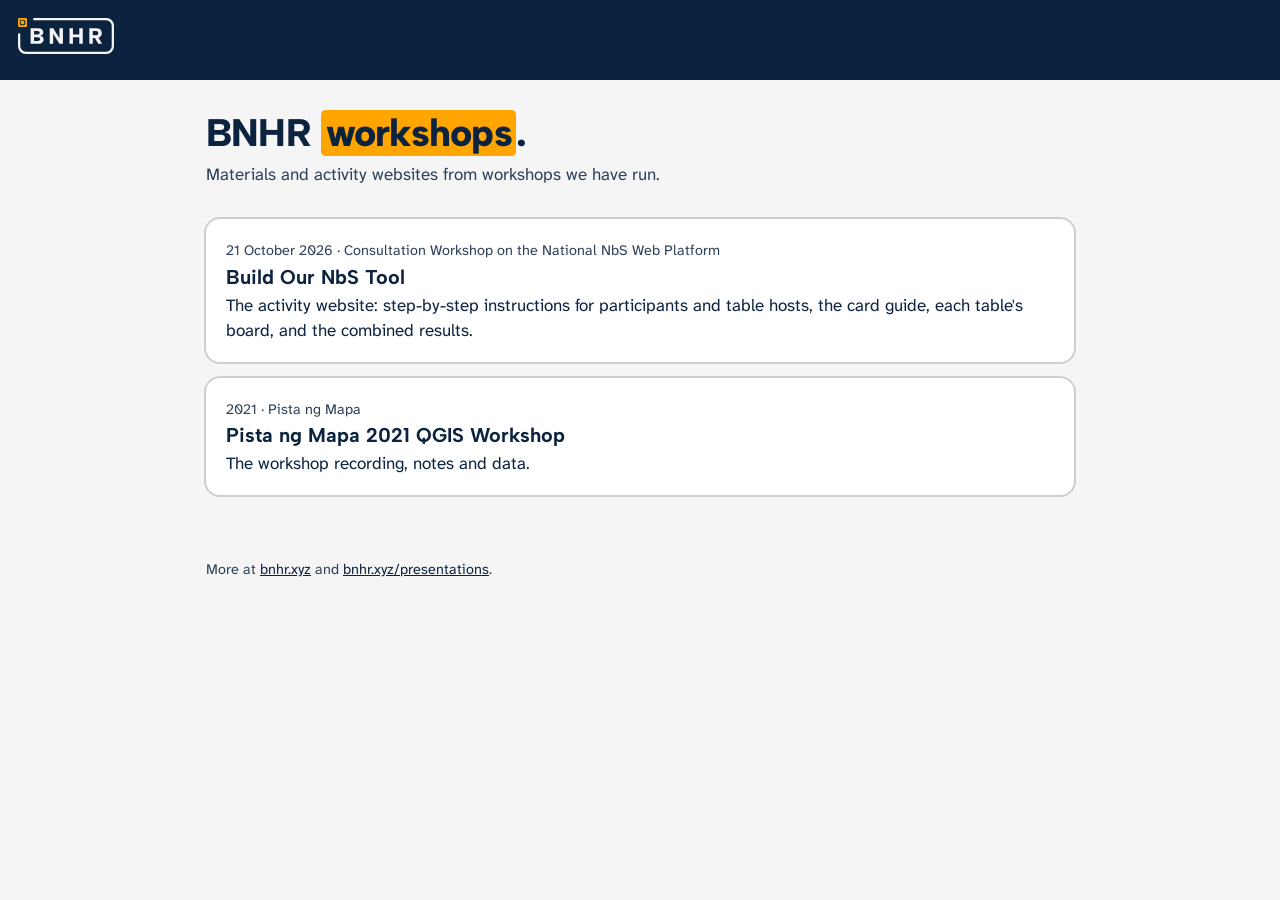
<file: index.html>
<!doctype html>
<html lang="en">
<head>
<meta charset="utf-8">
<meta name="viewport" content="width=device-width, initial-scale=1">
<title>BNHR Workshops</title>
<meta name="description" content="Workshop materials and activity websites by BNHR.">
<link rel="canonical" href="https://bnhr.xyz/workshops/">
<meta property="og:type" content="website">
<meta property="og:site_name" content="BNHR">
<meta property="og:title" content="BNHR Workshops">
<meta property="og:description" content="Workshop materials and activity websites by BNHR.">
<meta property="og:url" content="https://bnhr.xyz/workshops/">
<meta property="og:image" content="https://bnhr.xyz/workshops/assets/share.png">
<meta property="og:image:width" content="1200">
<meta property="og:image:height" content="630">
<meta property="og:image:alt" content="BNHR workshops: materials and activity websites from workshops we have run.">
<meta name="twitter:card" content="summary_large_image">
<link rel="icon" href="assets/favicon.svg" type="image/svg+xml">
<style>
  /* BNHR 2026 brand: navy, paper and signal orange; Albert Sans and Atkinson Hyperlegible Next */
  @font-face { font-family: "Albert Sans"; src: url("assets/fonts/albert-sans-latin-wght-normal.woff2") format("woff2"); font-weight: 100 900; font-display: swap; }
  @font-face { font-family: "Atkinson Hyperlegible Next"; src: url("assets/fonts/atkinson-hyperlegible-next-latin-400-normal.woff2") format("woff2"); font-weight: 400; font-display: swap; }
  :root { --navy: #0c2340; --paper: #f5f5f5; --orange: #ffa500; --white: #ffffff; --muted: color-mix(in srgb, var(--navy) 86%, var(--paper)); --rule: color-mix(in srgb, var(--navy) 18%, var(--paper)); }
  * { box-sizing: border-box; }
  body { margin: 0; background: var(--paper); color: var(--navy); font-family: "Atkinson Hyperlegible Next", Arial, sans-serif; font-size: 17px; line-height: 1.5; }
  header { background: var(--navy); padding: 16px; }
  header a { display: inline-flex; align-items: center; }
  header img { height: 40px; width: auto; }
  main { max-width: 900px; margin: 0 auto; padding: 32px 16px 64px; }
  h1 { font-family: "Albert Sans", Arial, sans-serif; font-weight: 800; font-size: 2.4rem; letter-spacing: -0.02em; line-height: 1.1; margin: 0 0 8px; }
  h1 em { font-style: normal; background: var(--orange); padding: 0 0.12em; border-radius: 0.12em; }
  .lead { margin: 0 0 32px; color: var(--muted); }
  ul { list-style: none; margin: 0; padding: 0; display: grid; gap: 16px; }
  li a { display: block; background: var(--white); border-radius: 14px; padding: 18px 20px; text-decoration: none; color: var(--navy); box-shadow: 0 0 0 2px var(--rule); }
  li a:hover, li a:focus-visible { box-shadow: 0 0 0 3px var(--orange); outline: none; }
  .when { font-size: 0.9rem; color: var(--muted); }
  .what { display: block; font-family: "Albert Sans", Arial, sans-serif; font-weight: 700; font-size: 1.25rem; line-height: 1.2; margin: 2px 0 4px; }
  footer { max-width: 900px; margin: 0 auto; padding: 0 16px 32px; color: var(--muted); font-size: 0.9rem; }
  footer a { color: var(--navy); }
</style>
</head>
<body>
<header><a href="https://bnhr.xyz/"><img src="assets/logo-on-navy.svg" alt="BNHR"></a></header>
<main>
  <h1>BNHR <em>workshops</em>.</h1>
  <p class="lead">Materials and activity websites from workshops we have run.</p>
  <ul>
    <li><a href="2026-10-21-nbs-tool-builder/">
      <span class="when">21 October 2026 · Consultation Workshop on the National NbS Web Platform</span>
      <span class="what">Build Our NbS Tool</span>
      The activity website: step-by-step instructions for participants and table hosts, the card guide, each table's board, and the combined results.
    </a></li>
    <li><a href="pnm21-qgis-workshop/">
      <span class="when">2021 · Pista ng Mapa</span>
      <span class="what">Pista ng Mapa 2021 QGIS Workshop</span>
      The workshop recording, notes and data.
    </a></li>
  </ul>
</main>
<footer>More at <a href="https://bnhr.xyz/">bnhr.xyz</a> and <a href="https://bnhr.xyz/presentations/">bnhr.xyz/presentations</a>.</footer>
</body>
</html>
</file>
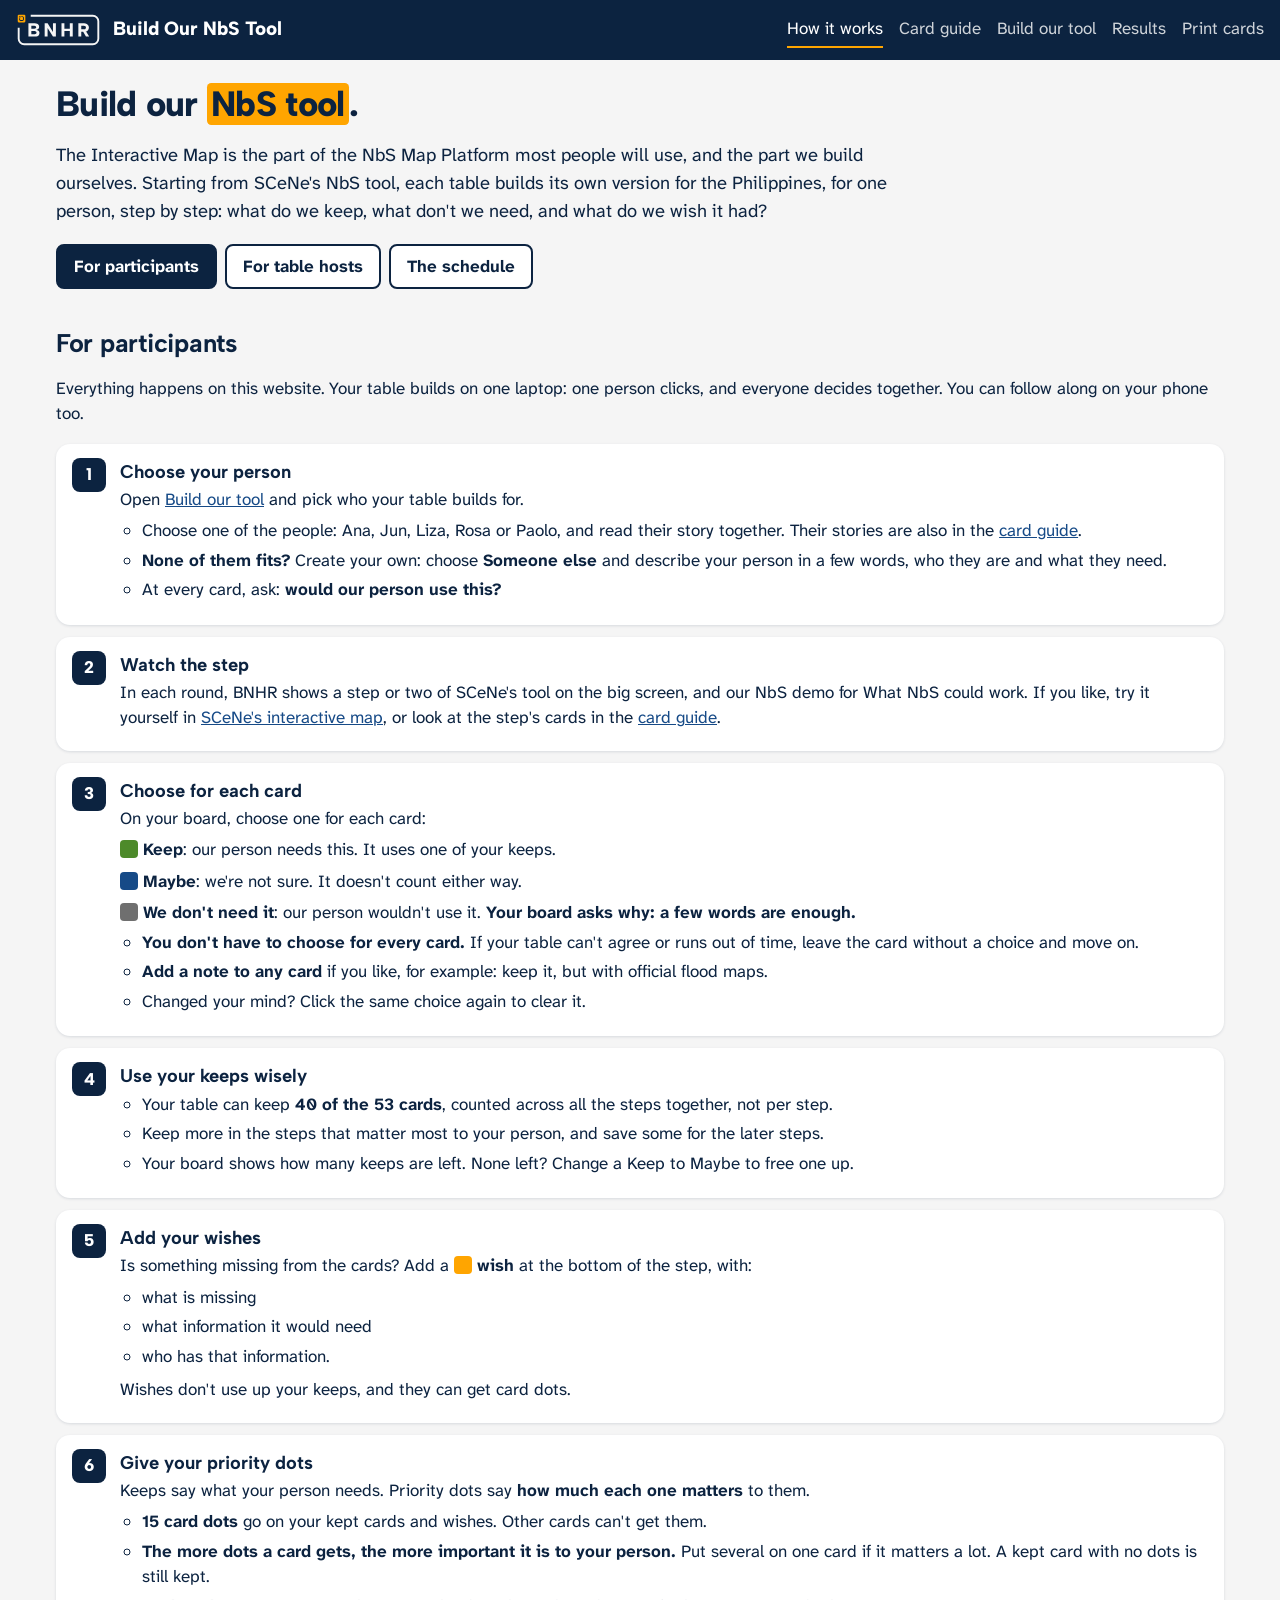
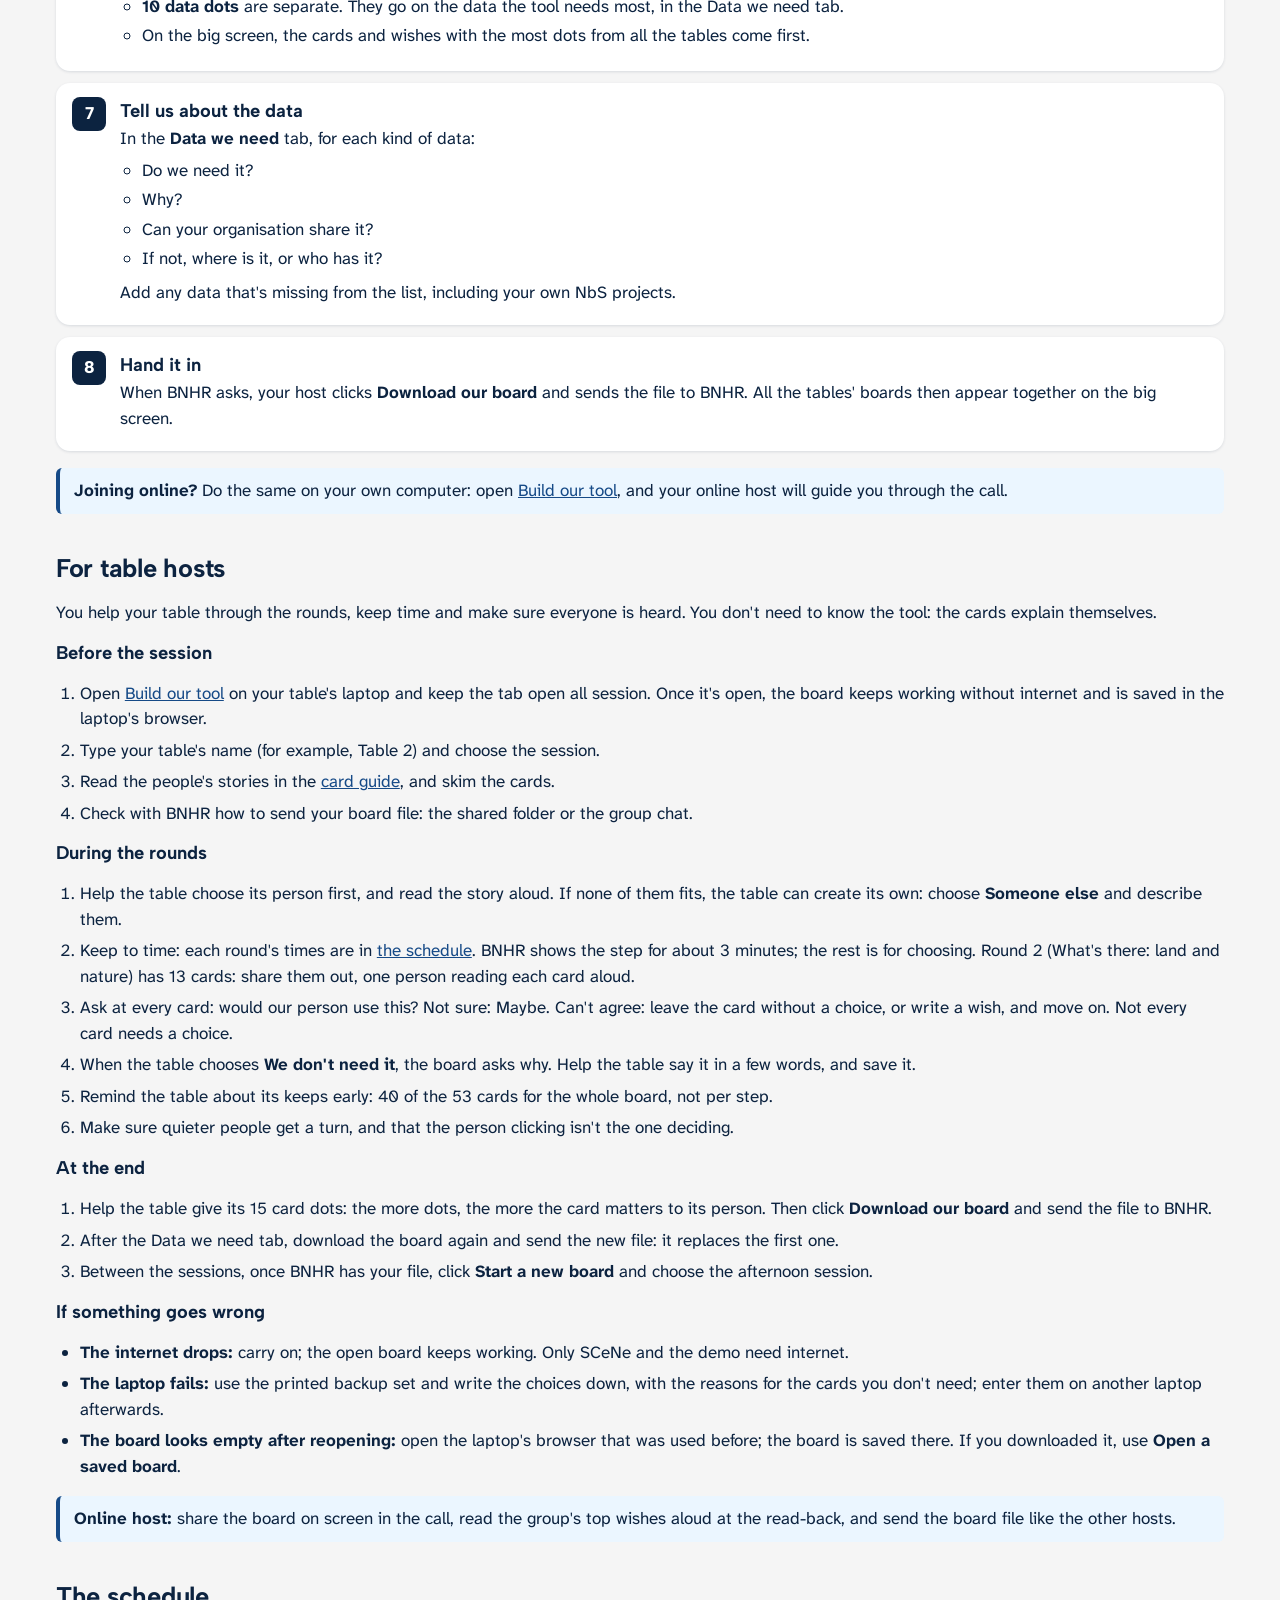
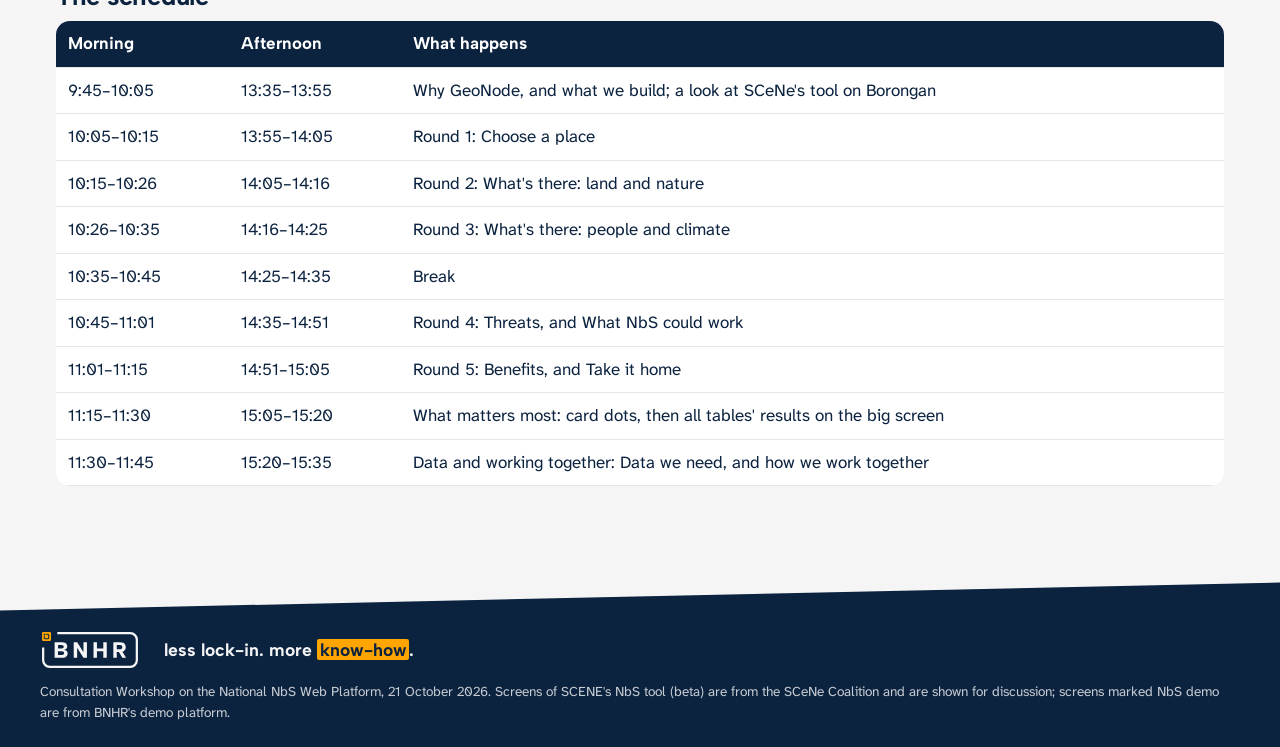
<file: 2026-10-21-nbs-tool-builder/index.html>
<!doctype html>
<html lang="en">
<head>
<meta charset="utf-8">
<meta name="viewport" content="width=device-width, initial-scale=1">
<title>Build Our NbS Tool</title>
<meta name="description" content="How the Build Our NbS Tool activity works, step by step, for participants and table hosts.">
<link rel="canonical" href="https://bnhr.xyz/workshops/2026-10-21-nbs-tool-builder/">
<meta property="og:type" content="website">
<meta property="og:site_name" content="BNHR">
<meta property="og:title" content="Build Our NbS Tool">
<meta property="og:description" content="How the Build Our NbS Tool activity works, step by step, for participants and table hosts. Consultation Workshop on the National NbS Web Platform, 21 October 2026.">
<meta property="og:url" content="https://bnhr.xyz/workshops/2026-10-21-nbs-tool-builder/">
<meta property="og:image" content="https://bnhr.xyz/workshops/2026-10-21-nbs-tool-builder/img/share.png">
<meta property="og:image:width" content="1200">
<meta property="og:image:height" content="630">
<meta property="og:image:alt" content="Build our NbS tool: keep, don't need or wish it had. Consultation Workshop on the National NbS Web Platform, 21 October 2026.">
<meta name="twitter:card" content="summary_large_image">
<link rel="stylesheet" href="style.css">
</head>
<body>
<main class="howto">
  <h1>Build our <em>NbS tool</em>.</h1>
  <p class="lead">The Interactive Map is the part of the NbS Map Platform most people will use, and the part we build ourselves. Starting from SCeNe's NbS tool, each table builds its own version for the Philippines, for one person, step by step: what do we keep, what don't we need, and what do we wish it had?</p>

  <nav class="jump" aria-label="On this page">
    <a class="btn" href="#participants">For participants</a>
    <a class="btn ghost" href="#hosts">For table hosts</a>
    <a class="btn ghost" href="#schedule">The schedule</a>
  </nav>

  <section id="participants">
    <h2>For participants</h2>
    <p>Everything happens on this website. Your table builds on one laptop: one person clicks, and everyone decides together. You can follow along on your phone too.</p>
    <ol class="howto-steps">
      <li><h3>Choose your person</h3><p>Open <a href="board.html">Build our tool</a> and pick who your table builds for.</p>
        <ul class="points">
          <li>Choose one of the people: <span data-rule="people"></span>, and read their story together. Their stories are also in the <a href="cards.html#people">card guide</a>.</li>
          <li><strong>None of them fits?</strong> Create your own: choose <strong>Someone else</strong> and describe your person in a few words, who they are and what they need.</li>
          <li>At every card, ask: <strong>would our person use this?</strong></li>
        </ul>
      </li>
      <li><h3>Watch the step</h3><p>In each round, BNHR shows a step or two of SCeNe's tool on the big screen, and our NbS demo for What NbS could work. If you like, try it yourself in <a href="https://nbstool-beta.scenecoalition.org/interactive-map" target="_blank" rel="noopener">SCeNe's interactive map</a>, or look at the step's cards in the <a href="cards.html#cards">card guide</a>.</p></li>
      <li><h3>Choose for each card</h3><p>On your board, choose one for each card:</p>
        <ul class="legend" aria-label="The choices">
          <li><span class="swatch keep"></span> <strong>Keep</strong>: our person needs this. It uses one of your keeps.</li>
          <li><span class="swatch maybe"></span> <strong>Maybe</strong>: we're not sure. It doesn't count either way.</li>
          <li><span class="swatch skip"></span> <strong>We don't need it</strong>: our person wouldn't use it. <strong>Your board asks why: a few words are enough.</strong></li>
        </ul>
        <ul class="points">
          <li><strong>You don't have to choose for every card.</strong> If your table can't agree or runs out of time, leave the card without a choice and move on.</li>
          <li><strong>Add a note to any card</strong> if you like, for example: keep it, but with official flood maps.</li>
          <li>Changed your mind? Click the same choice again to clear it.</li>
        </ul>
      </li>
      <li><h3>Use your keeps wisely</h3>
        <ul class="points">
          <li>Your table can keep <strong><span data-rule="keeps"></span> of the <span data-rule="cards"></span> cards</strong>, counted across all the steps together, not per step.</li>
          <li>Keep more in the steps that matter most to your person, and save some for the later steps.</li>
          <li>Your board shows how many keeps are left. None left? Change a Keep to Maybe to free one up.</li>
        </ul>
      </li>
      <li><h3>Add your wishes</h3><p>Is something missing from the cards? Add a <span class="swatch wish"></span> <strong>wish</strong> at the bottom of the step, with:</p>
        <ul class="points">
          <li>what is missing</li>
          <li>what information it would need</li>
          <li>who has that information.</li>
        </ul>
        <p>Wishes don't use up your keeps, and they can get card dots.</p>
      </li>
      <li><h3>Give your priority dots</h3><p>Keeps say what your person needs. Priority dots say <strong>how much each one matters</strong> to them.</p>
        <ul class="points">
          <li><strong><span data-rule="cardDots"></span> card dots</strong> go on your kept cards and wishes. Other cards can't get them.</li>
          <li><strong>The more dots a card gets, the more important it is to your person.</strong> Put several on one card if it matters a lot. A kept card with no dots is still kept.</li>
          <li><strong><span data-rule="dataDots"></span> data dots</strong> are separate. They go on the data the tool needs most, in the Data we need tab.</li>
          <li>On the big screen, the cards and wishes with the most dots from all the tables come first.</li>
        </ul>
      </li>
      <li><h3>Tell us about the data</h3><p>In the <strong>Data we need</strong> tab, for each kind of data:</p>
        <ul class="points">
          <li>Do we need it?</li>
          <li>Why?</li>
          <li>Can your organisation share it?</li>
          <li>If not, where is it, or who has it?</li>
        </ul>
        <p>Add any data that's missing from the list, including your own NbS projects.</p>
      </li>
      <li><h3>Hand it in</h3><p>When BNHR asks, your host clicks <strong>Download our board</strong> and sends the file to BNHR. All the tables' boards then appear together on the big screen.</p></li>
    </ol>
    <p class="notice"><strong>Joining online?</strong> Do the same on your own computer: open <a href="board.html">Build our tool</a>, and your online host will guide you through the call.</p>
  </section>

  <section id="hosts">
    <h2>For table hosts</h2>
    <p>You help your table through the rounds, keep time and make sure everyone is heard. You don't need to know the tool: the cards explain themselves.</p>
    <h3>Before the session</h3>
    <ol class="howto-list">
      <li>Open <a href="board.html">Build our tool</a> on your table's laptop and keep the tab open all session. Once it's open, the board keeps working without internet and is saved in the laptop's browser.</li>
      <li>Type your table's name (for example, Table 2) and choose the session.</li>
      <li>Read the people's stories in the <a href="cards.html#people">card guide</a>, and skim the cards.</li>
      <li>Check with BNHR how to send your board file: the shared folder or the group chat.</li>
    </ol>
    <h3>During the rounds</h3>
    <ol class="howto-list">
      <li>Help the table choose its person first, and read the story aloud. If none of them fits, the table can create its own: choose <strong>Someone else</strong> and describe them.</li>
      <li>Keep to time: each round's times are in <a href="#schedule">the schedule</a>. BNHR shows the step for about 3 minutes; the rest is for choosing. Round 2 (What's there: land and nature) has <span data-step-cards="land-nature"></span> cards: share them out, one person reading each card aloud.</li>
      <li>Ask at every card: would our person use this? Not sure: Maybe. Can't agree: leave the card without a choice, or write a wish, and move on. Not every card needs a choice.</li>
      <li>When the table chooses <strong>We don't need it</strong>, the board asks why. Help the table say it in a few words, and save it.</li>
      <li>Remind the table about its keeps early: <span data-rule="keeps"></span> of the <span data-rule="cards"></span> cards for the whole board, not per step.</li>
      <li>Make sure quieter people get a turn, and that the person clicking isn't the one deciding.</li>
    </ol>
    <h3>At the end</h3>
    <ol class="howto-list">
      <li>Help the table give its <span data-rule="cardDots"></span> card dots: the more dots, the more the card matters to its person. Then click <strong>Download our board</strong> and send the file to BNHR.</li>
      <li>After the Data we need tab, download the board again and send the new file: it replaces the first one.</li>
      <li>Between the sessions, once BNHR has your file, click <strong>Start a new board</strong> and choose the afternoon session.</li>
    </ol>
    <h3>If something goes wrong</h3>
    <ul class="howto-list">
      <li><strong>The internet drops:</strong> carry on; the open board keeps working. Only SCeNe and the demo need internet.</li>
      <li><strong>The laptop fails:</strong> use the printed backup set and write the choices down, with the reasons for the cards you don't need; enter them on another laptop afterwards.</li>
      <li><strong>The board looks empty after reopening:</strong> open the laptop's browser that was used before; the board is saved there. If you downloaded it, use <strong>Open a saved board</strong>.</li>
    </ul>
    <p class="notice"><strong>Online host:</strong> share the board on screen in the call, read the group's top wishes aloud at the read-back, and send the board file like the other hosts.</p>
  </section>

  <section id="schedule">
    <h2>The schedule</h2>
    <div class="table-wrap">
      <table class="results">
        <thead><tr><th>Morning</th><th>Afternoon</th><th>What happens</th></tr></thead>
        <tbody>
          <tr><td>9:45–10:05</td><td>13:35–13:55</td><td>Why GeoNode, and what we build; a look at SCeNe's tool on Borongan</td></tr>
          <tr><td>10:05–10:15</td><td>13:55–14:05</td><td>Round 1: Choose a place</td></tr>
          <tr><td>10:15–10:26</td><td>14:05–14:16</td><td>Round 2: What's there: land and nature</td></tr>
          <tr><td>10:26–10:35</td><td>14:16–14:25</td><td>Round 3: What's there: people and climate</td></tr>
          <tr><td>10:35–10:45</td><td>14:25–14:35</td><td>Break</td></tr>
          <tr><td>10:45–11:01</td><td>14:35–14:51</td><td>Round 4: Threats, and What NbS could work</td></tr>
          <tr><td>11:01–11:15</td><td>14:51–15:05</td><td>Round 5: Benefits, and Take it home</td></tr>
          <tr><td>11:15–11:30</td><td>15:05–15:20</td><td>What matters most: card dots, then all tables' results on the big screen</td></tr>
          <tr><td>11:30–11:45</td><td>15:20–15:35</td><td>Data and working together: Data we need, and how we work together</td></tr>
        </tbody>
      </table>
    </div>
  </section>
</main>
<script src="cards.js"></script>
<script src="common.js"></script>
<script>
  UI.topbar();
  UI.footer();
</script>
</body>
</html>
</file>
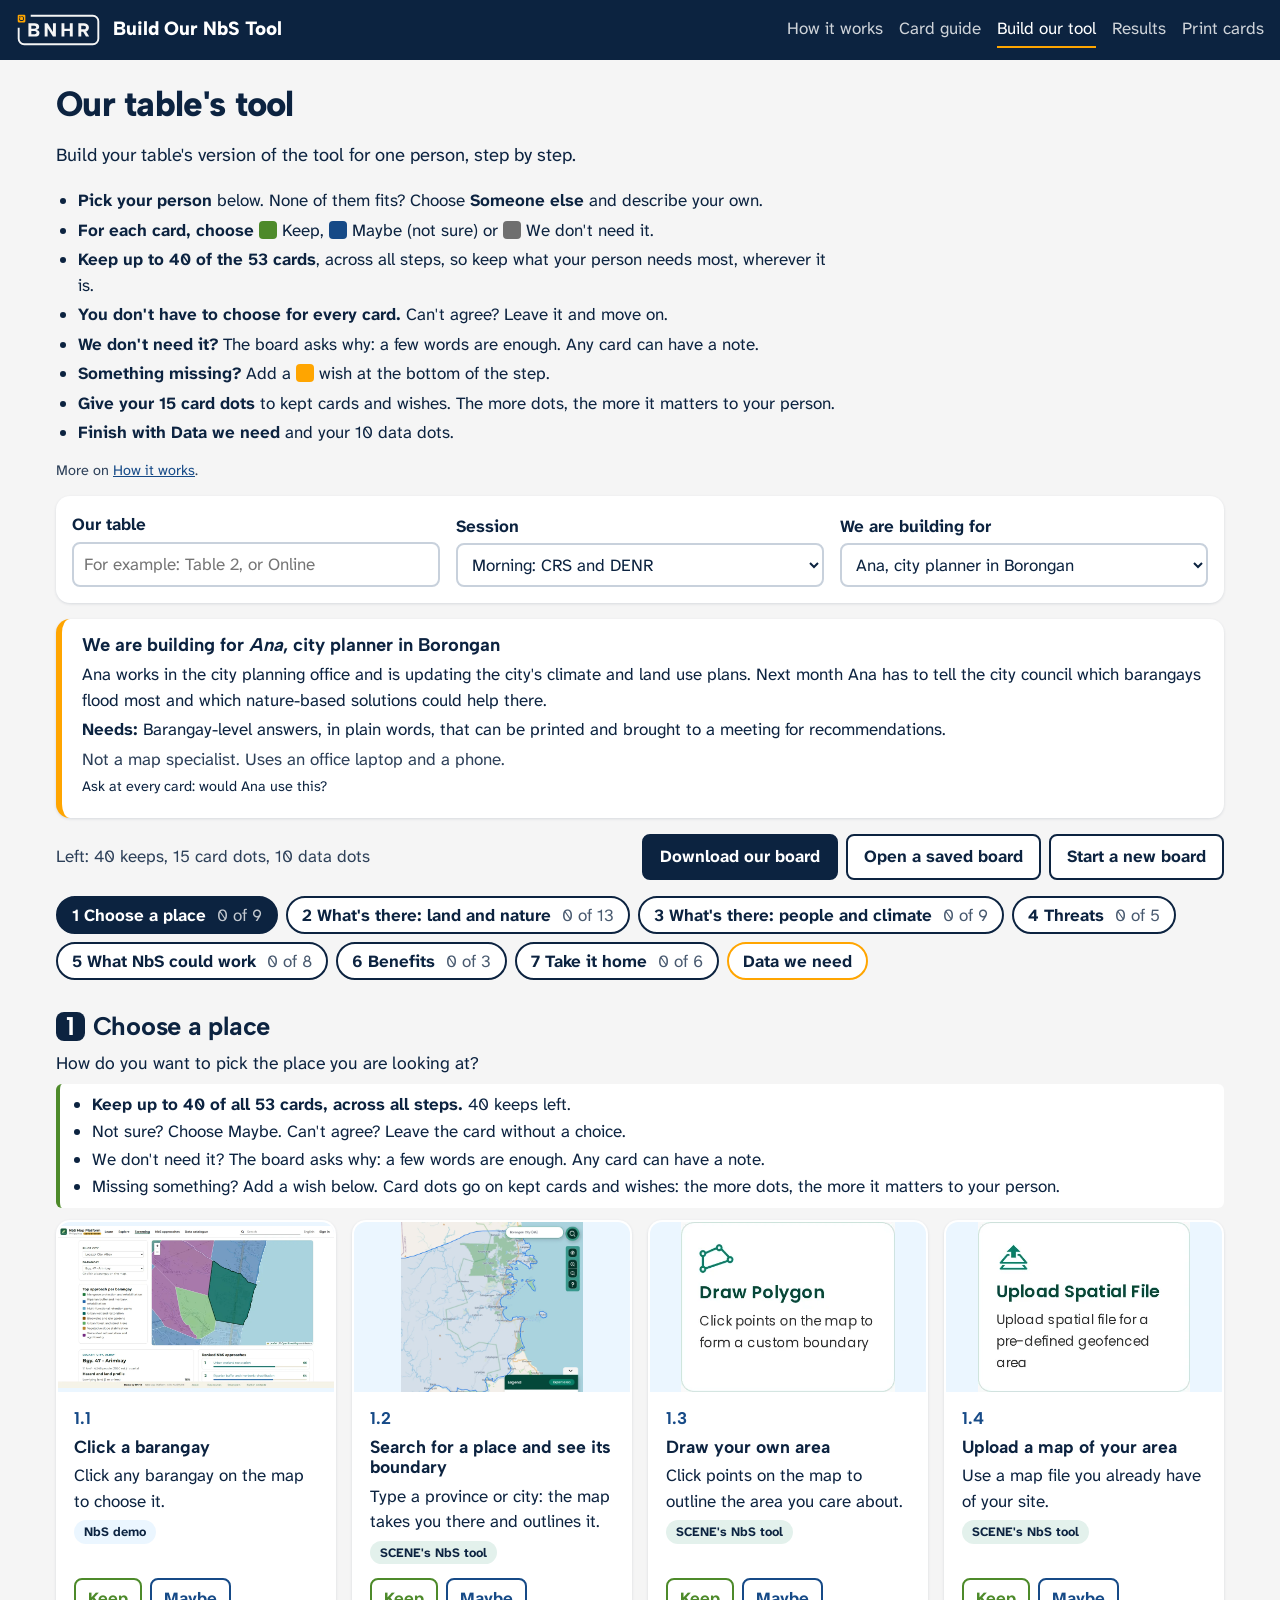
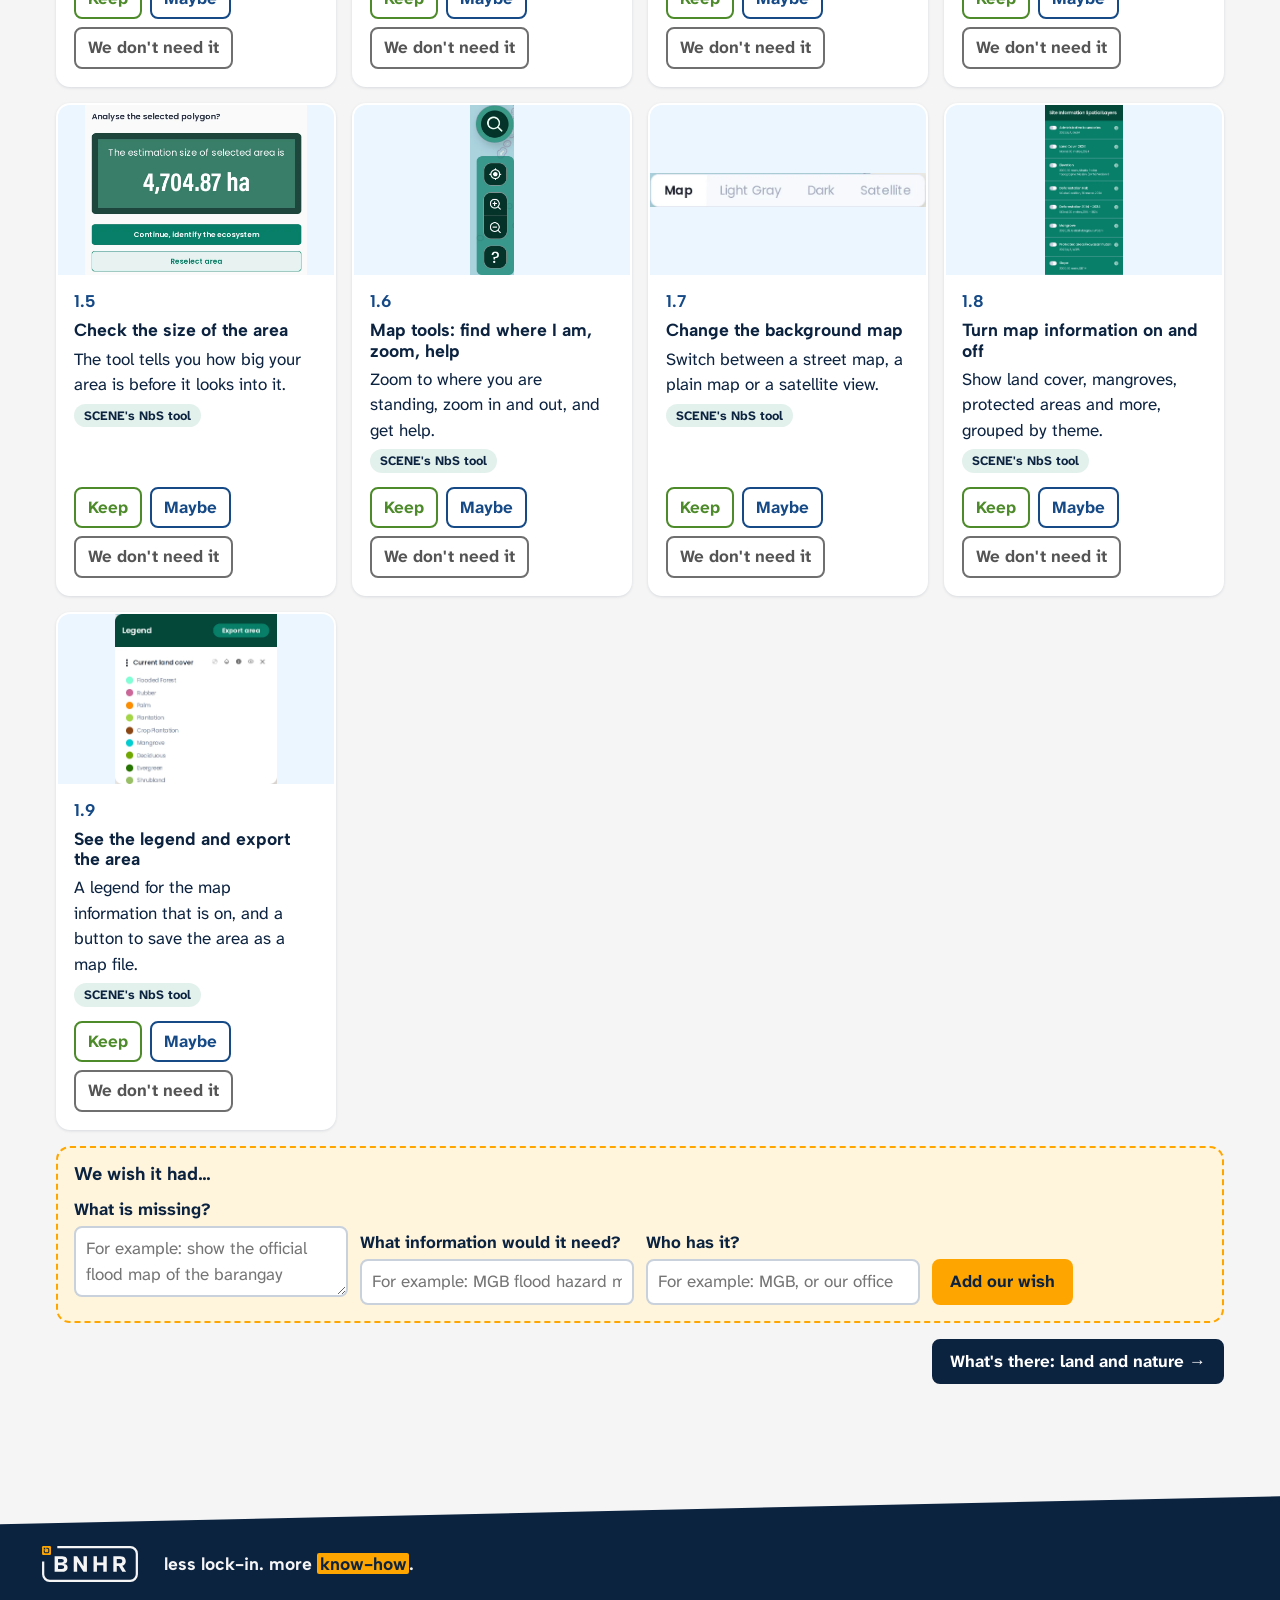
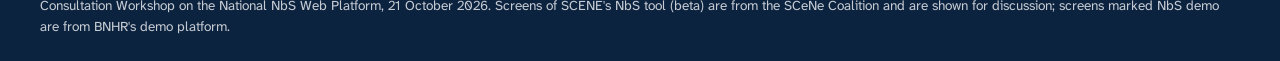
<file: 2026-10-21-nbs-tool-builder/board.html>
<!doctype html>
<html lang="en">
<head>
<meta charset="utf-8">
<meta name="viewport" content="width=device-width, initial-scale=1">
<title>NbS Tool Board</title>
<meta name="description" content="A table's board for the Build Our NbS Tool activity: keep, maybe, don't need, wishes, card dots, data and data dots.">
<link rel="stylesheet" href="style.css">
</head>
<body>
<main>
  <h1>Our table's tool</h1>
  <p class="lead">Build your table's version of the tool for one person, step by step.</p>
  <ul class="guide">
    <li><strong>Pick your person</strong> below. None of them fits? Choose <strong>Someone else</strong> and describe your own.</li>
    <li><strong>For each card, choose</strong> <span class="swatch keep"></span> Keep, <span class="swatch maybe"></span> Maybe (not sure) or <span class="swatch skip"></span> We don't need it.</li>
    <li><strong>Keep up to <span data-rule="keeps"></span> of the <span data-rule="cards"></span> cards</strong>, across all steps, so keep what your person needs most, wherever it is.</li>
    <li><strong>You don't have to choose for every card.</strong> Can't agree? Leave it and move on.</li>
    <li><strong>We don't need it?</strong> The board asks why: a few words are enough. Any card can have a note.</li>
    <li><strong>Something missing?</strong> Add a <span class="swatch wish"></span> wish at the bottom of the step.</li>
    <li><strong>Give your <span data-rule="cardDots"></span> card dots</strong> to kept cards and wishes. The more dots, the more it matters to your person.</li>
    <li><strong>Finish with Data we need</strong> and your <span data-rule="dataDots"></span> data dots.</li>
  </ul>
  <p class="small muted">More on <a href="index.html">How it works</a>.</p>

  <section class="panel setup" aria-label="About your table">
    <div>
      <label for="table-name">Our table</label>
      <input id="table-name" type="text" placeholder="For example: Table 2, or Online">
    </div>
    <div>
      <label for="session">Session</label>
      <select id="session">
        <option value="Morning">Morning: CRS and DENR</option>
        <option value="Afternoon">Afternoon: NbS Support Network</option>
      </select>
    </div>
    <div>
      <label for="person">We are building for</label>
      <select id="person"></select>
    </div>
    <div id="person-own-wrap" hidden>
      <label for="person-own">Our person: who they are and what they need</label>
      <input id="person-own" type="text">
    </div>
  </section>
  <div id="person-card"></div>

  <div class="toolbar">
    <span id="dots-left" class="muted" aria-live="polite"></span>
    <span style="flex:1"></span>
    <button class="btn" id="save-file" type="button">Download our board</button>
    <label class="btn ghost" for="open-file" style="margin:0">Open a saved board</label>
    <input id="open-file" type="file" accept=".json,application/json" hidden>
    <button class="btn ghost" id="reset" type="button">Start a new board</button>
  </div>
  <p id="storage-note" class="notice small" hidden>This browser is not keeping the board between visits. Download it before closing the page.</p>

  <ul class="steps" id="step-tabs" aria-label="Steps"></ul>
  <div id="step-view"></div>
</main>
<script src="cards.js"></script>
<script src="common.js"></script>
<script src="board.js"></script>
</body>
</html>
</file>
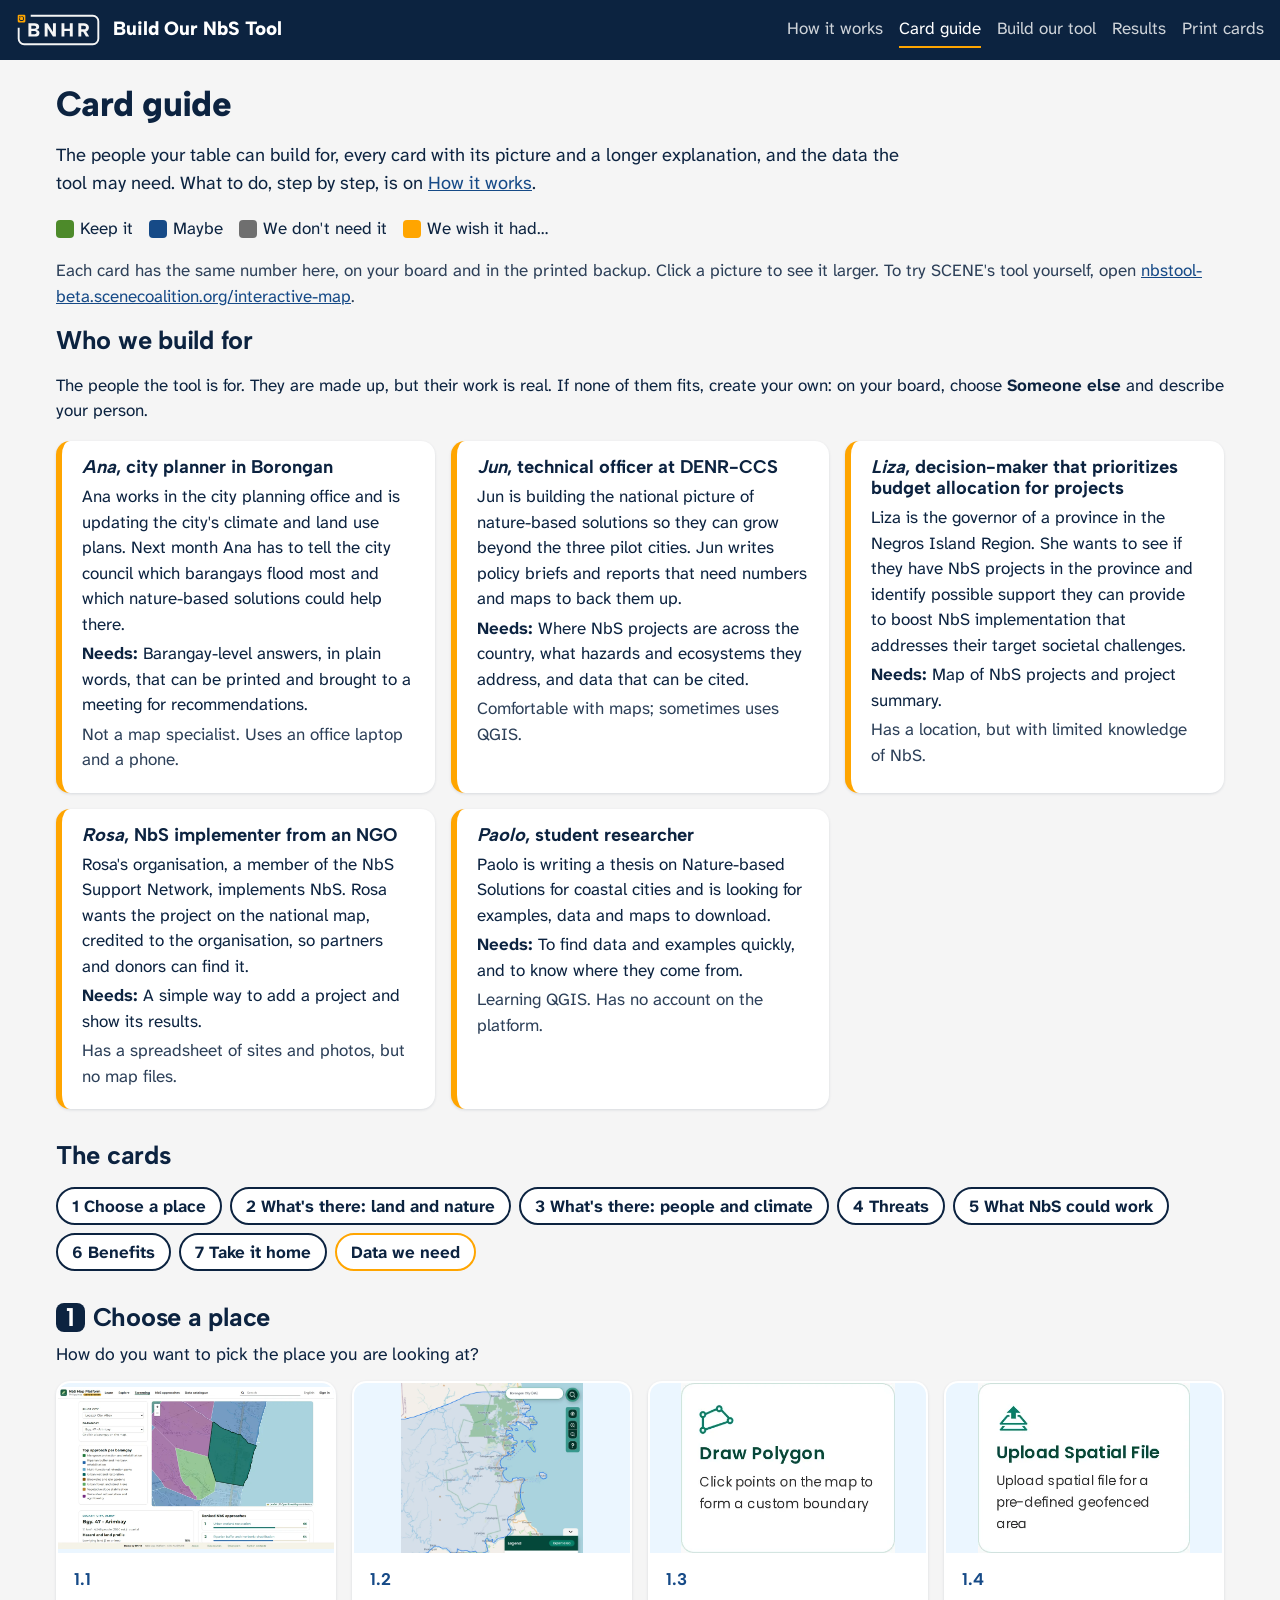
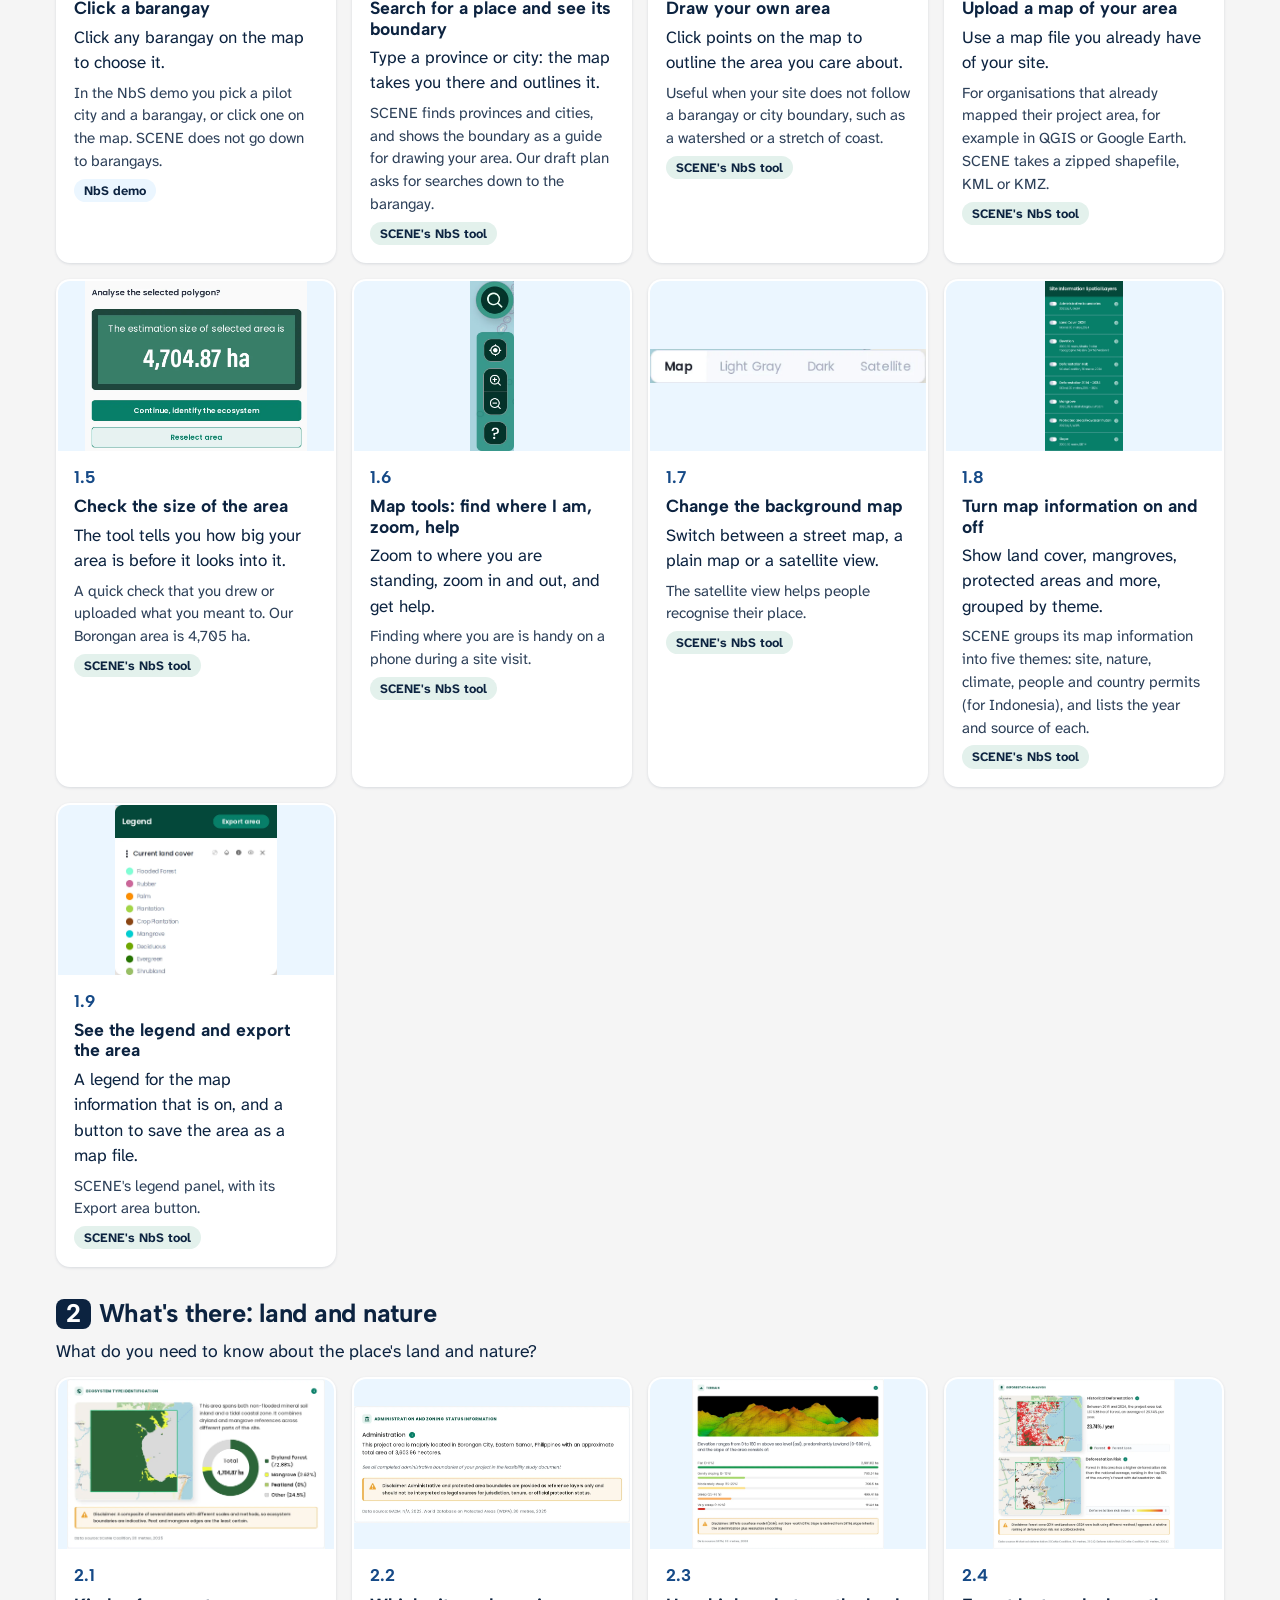
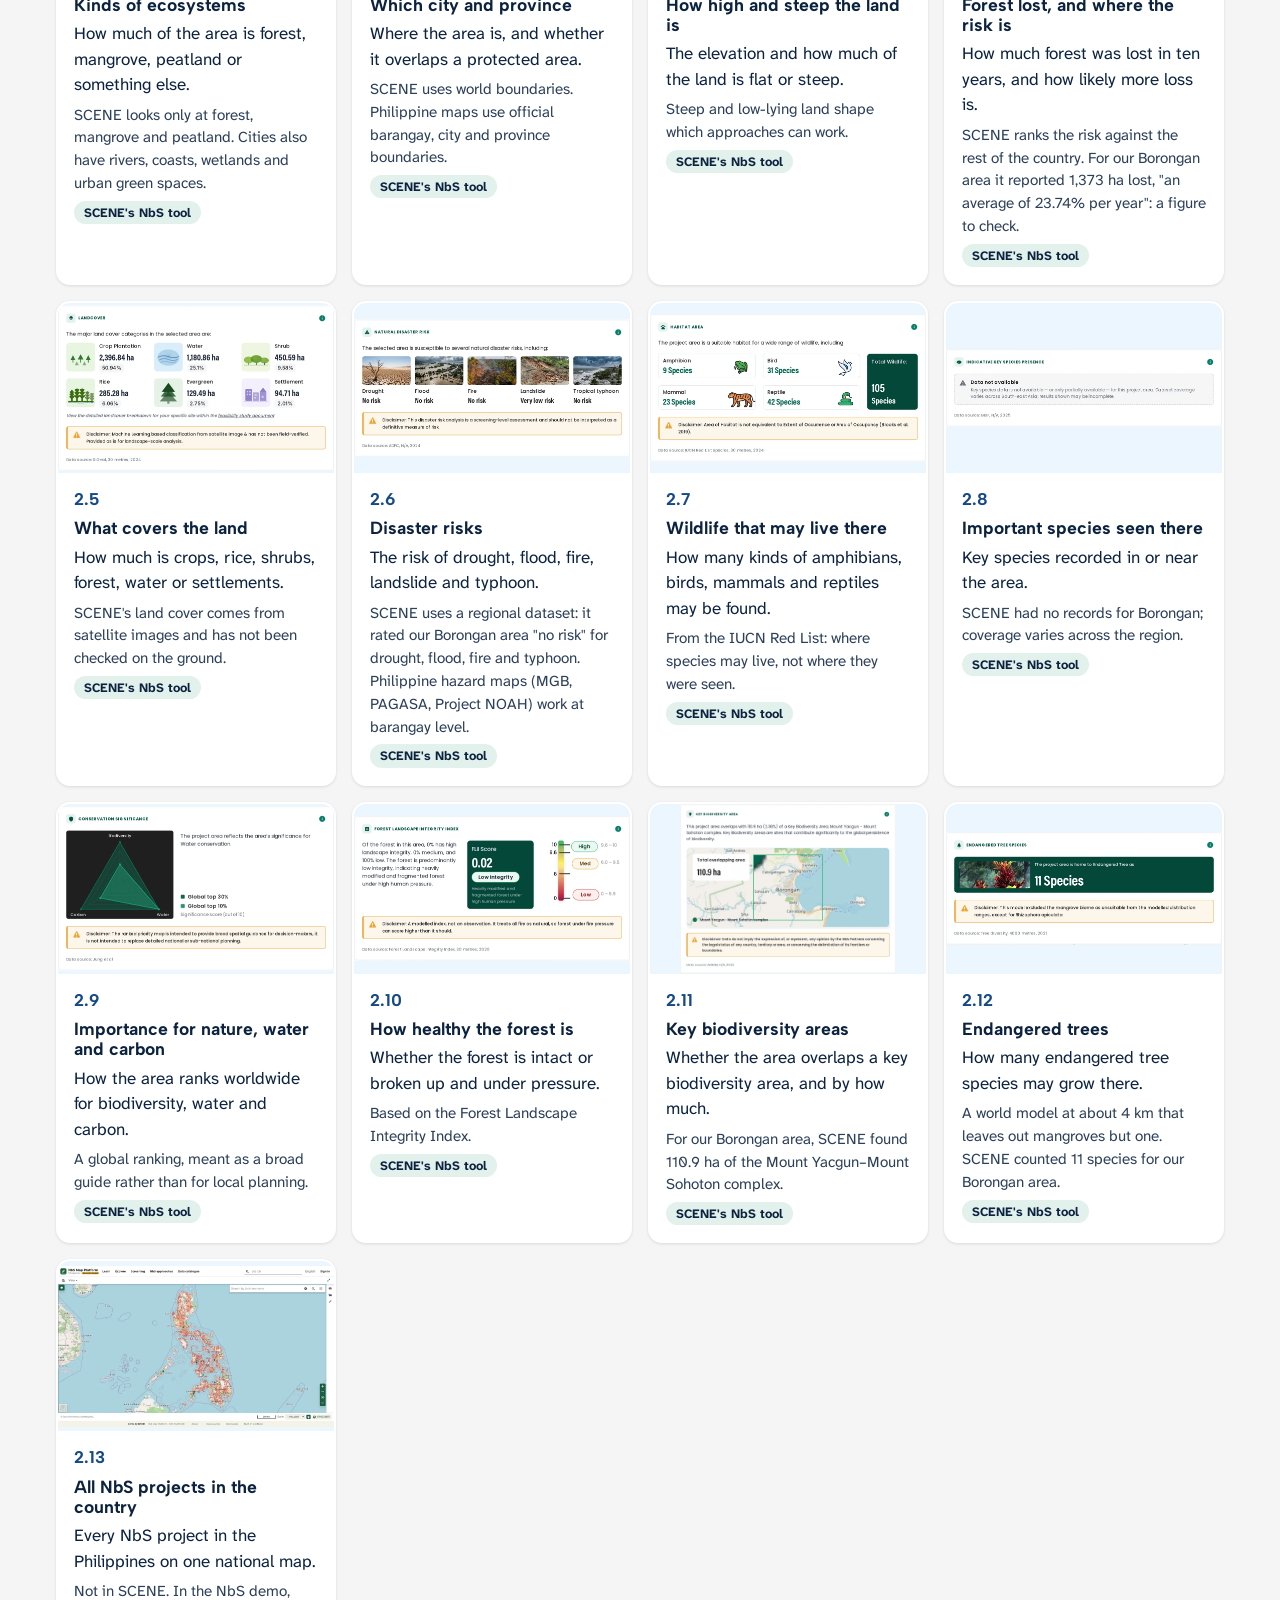
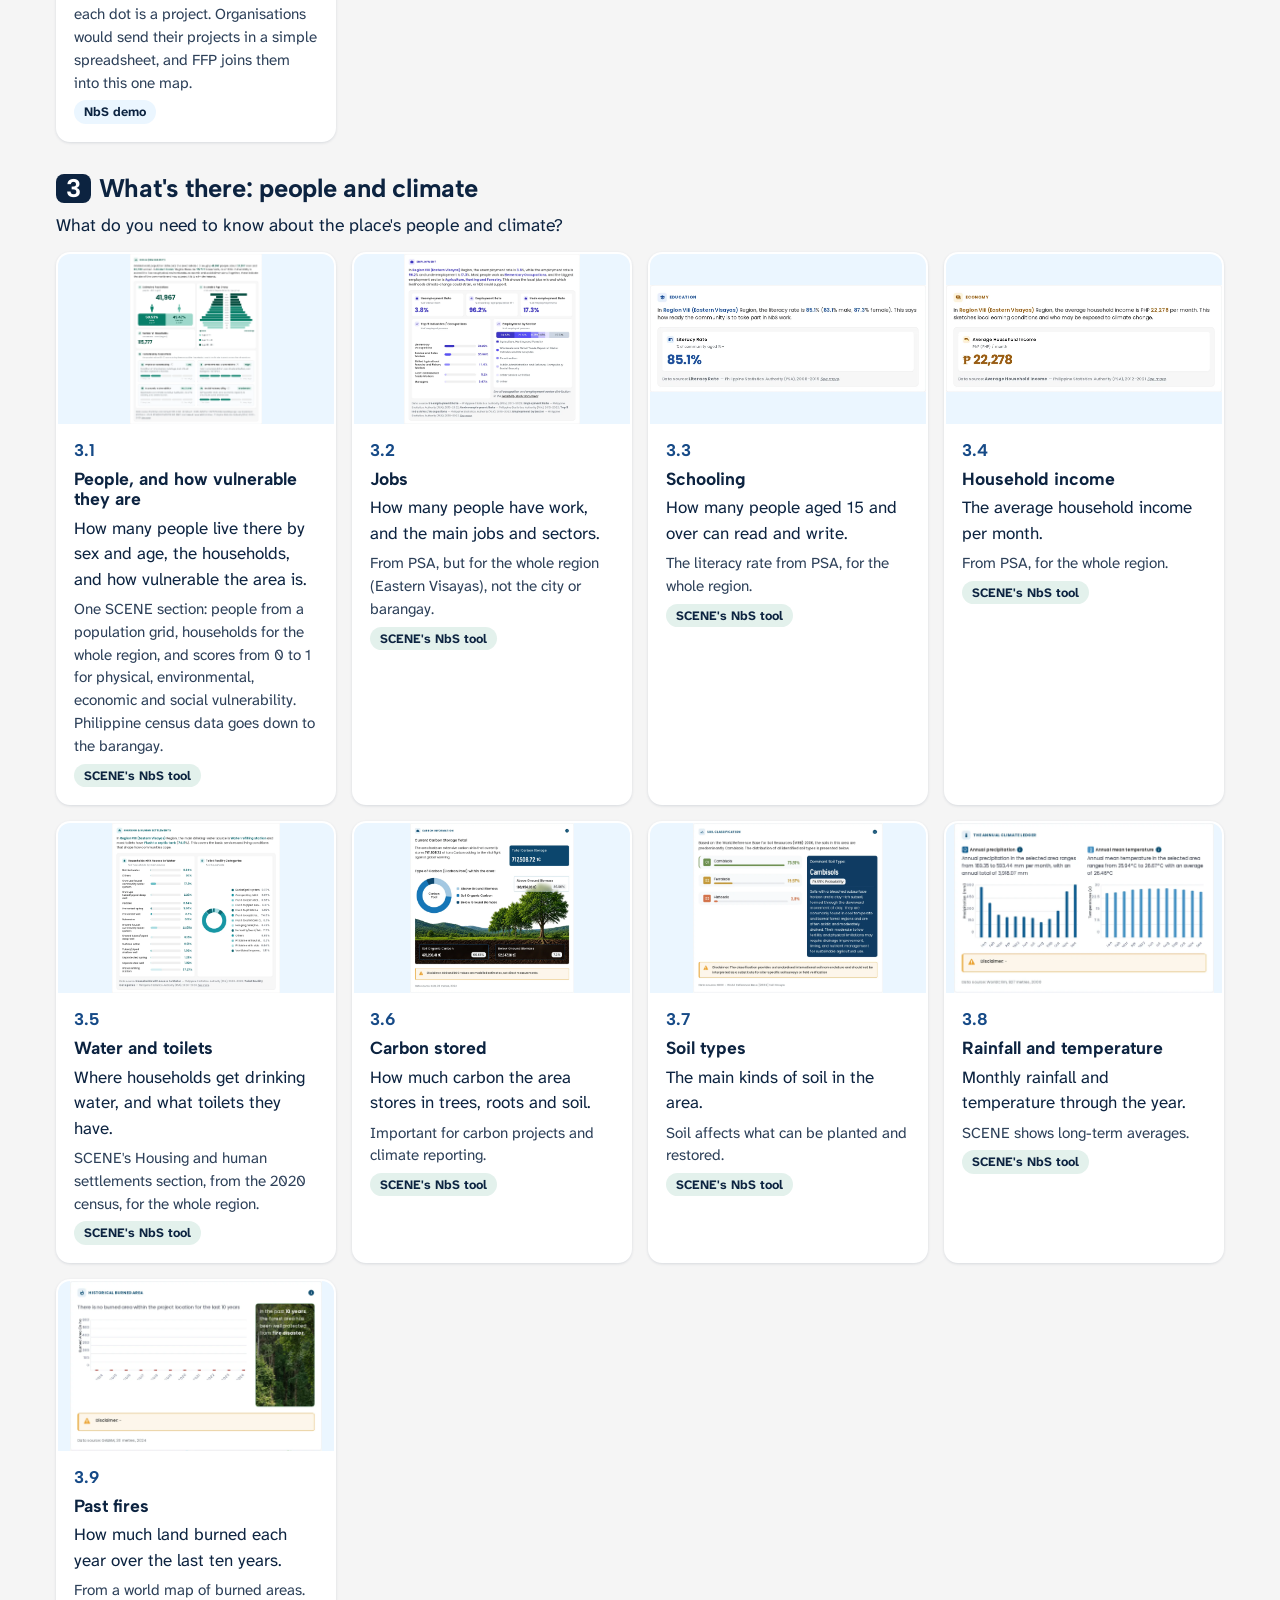
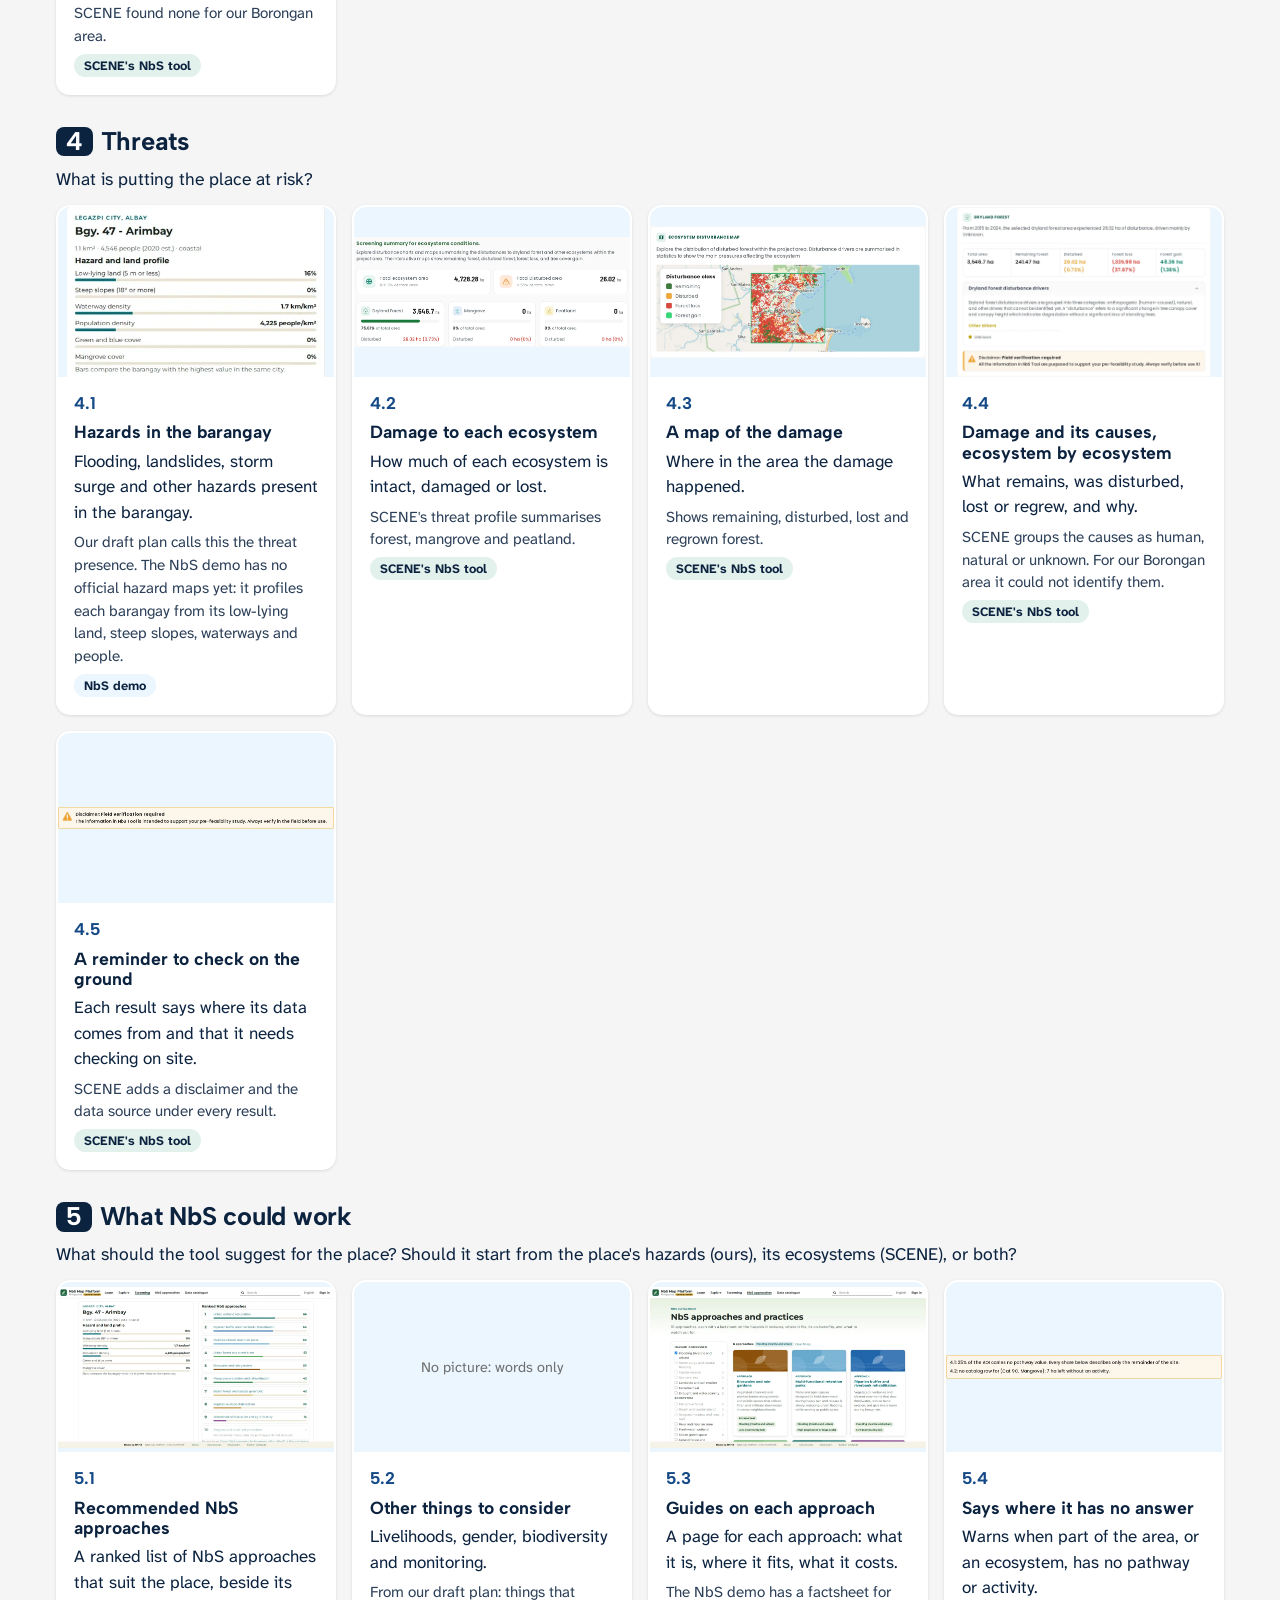
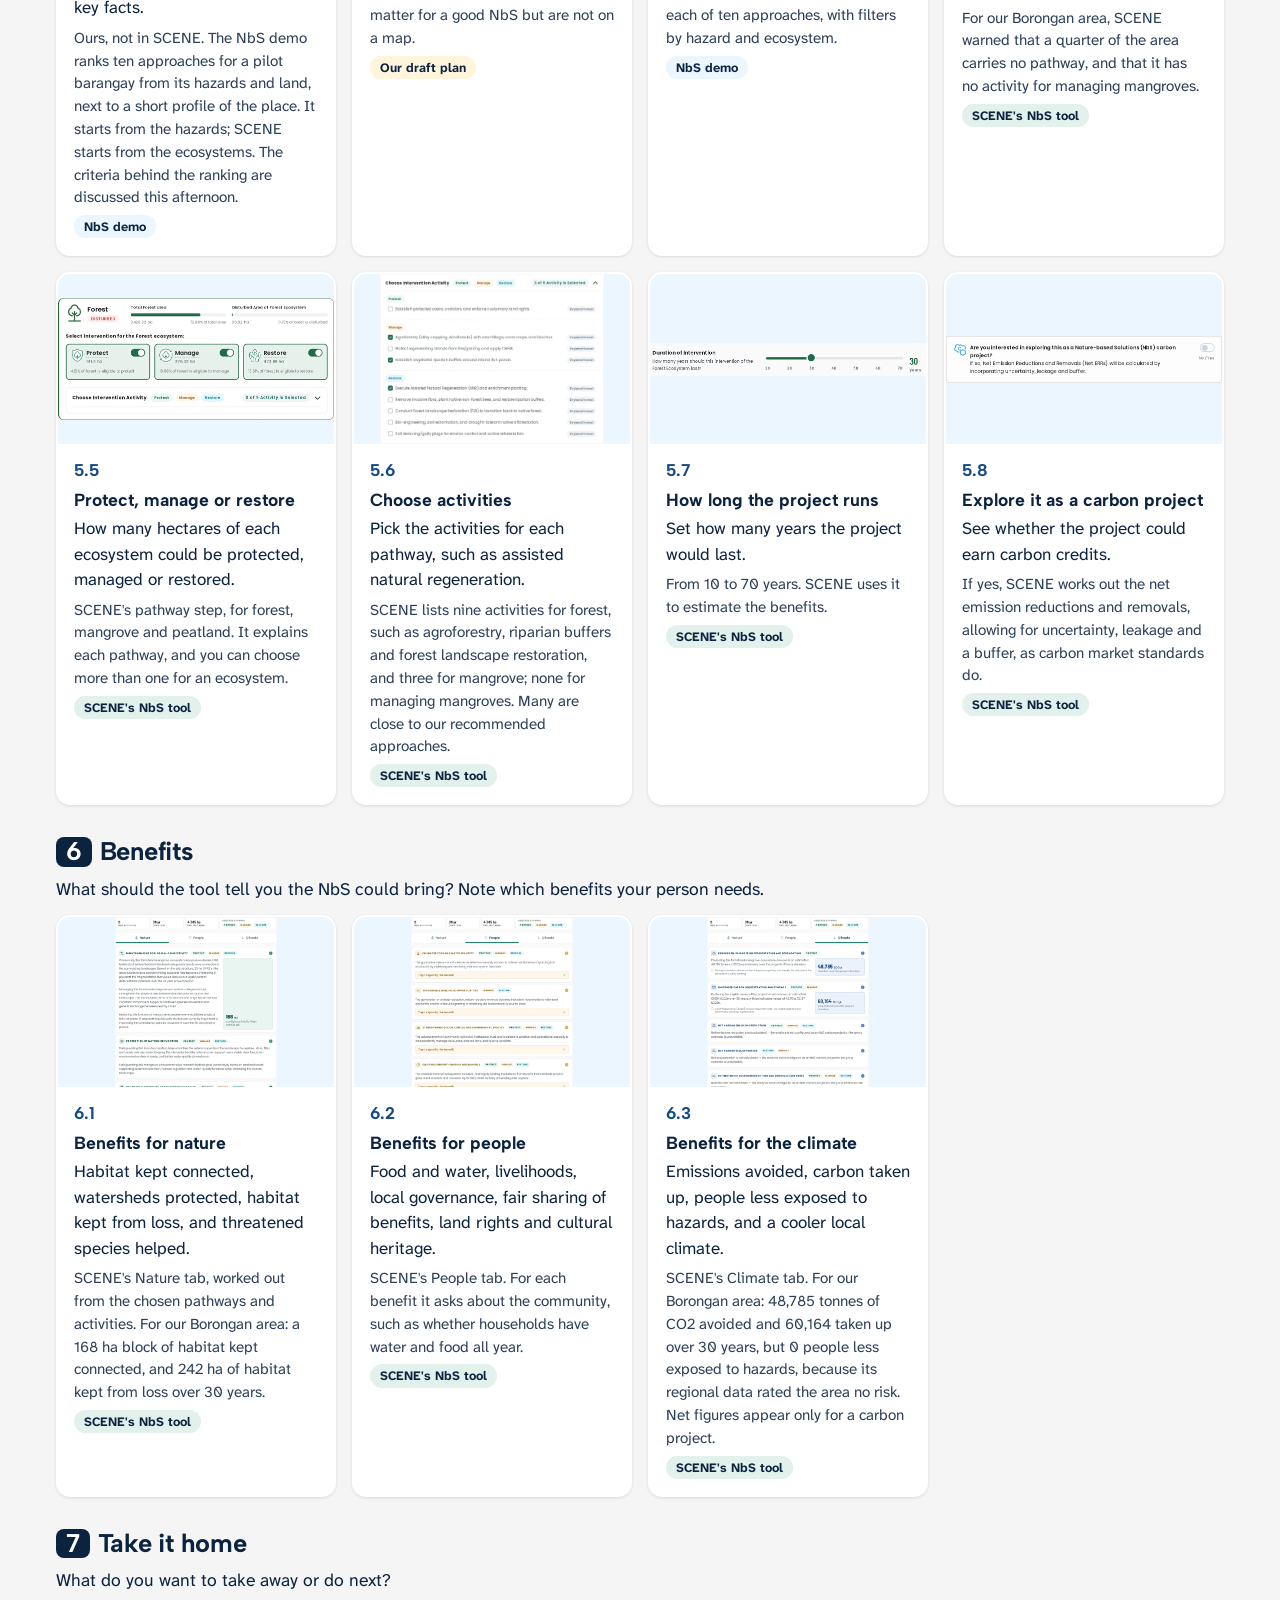
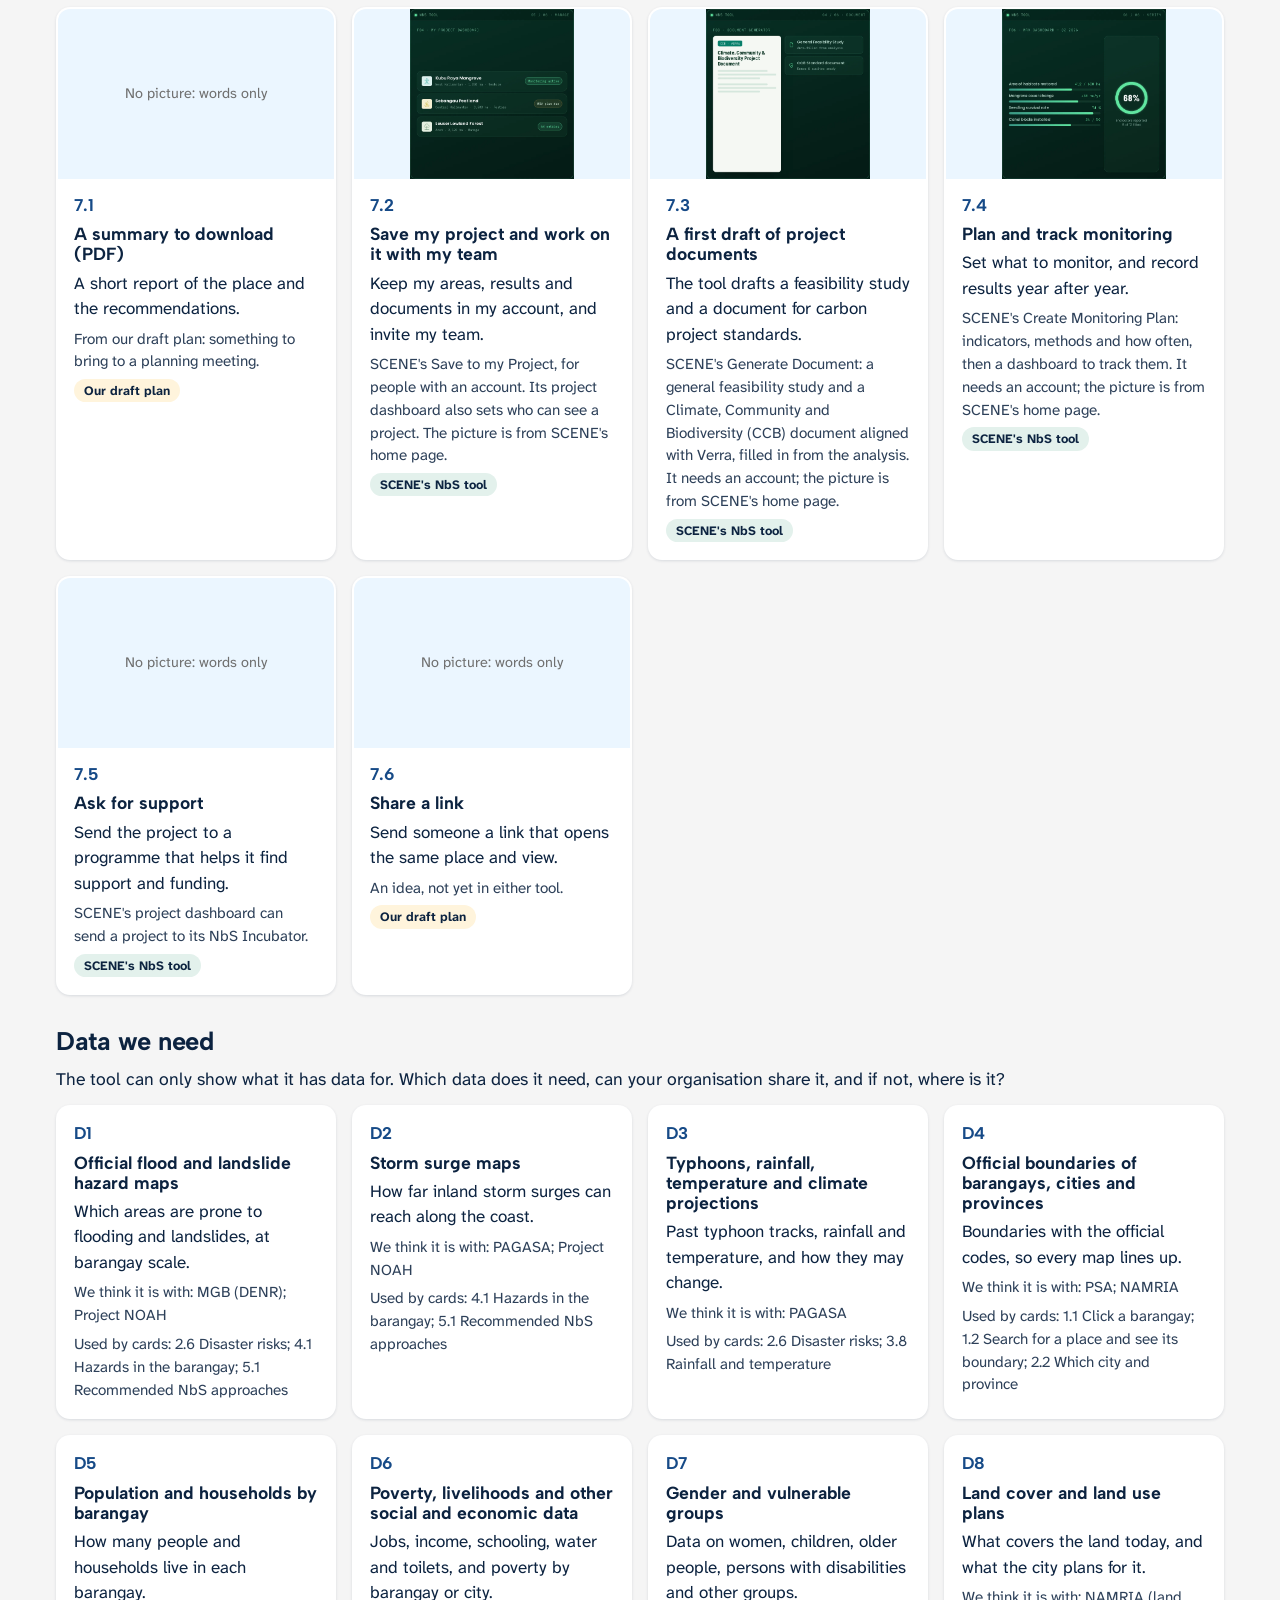
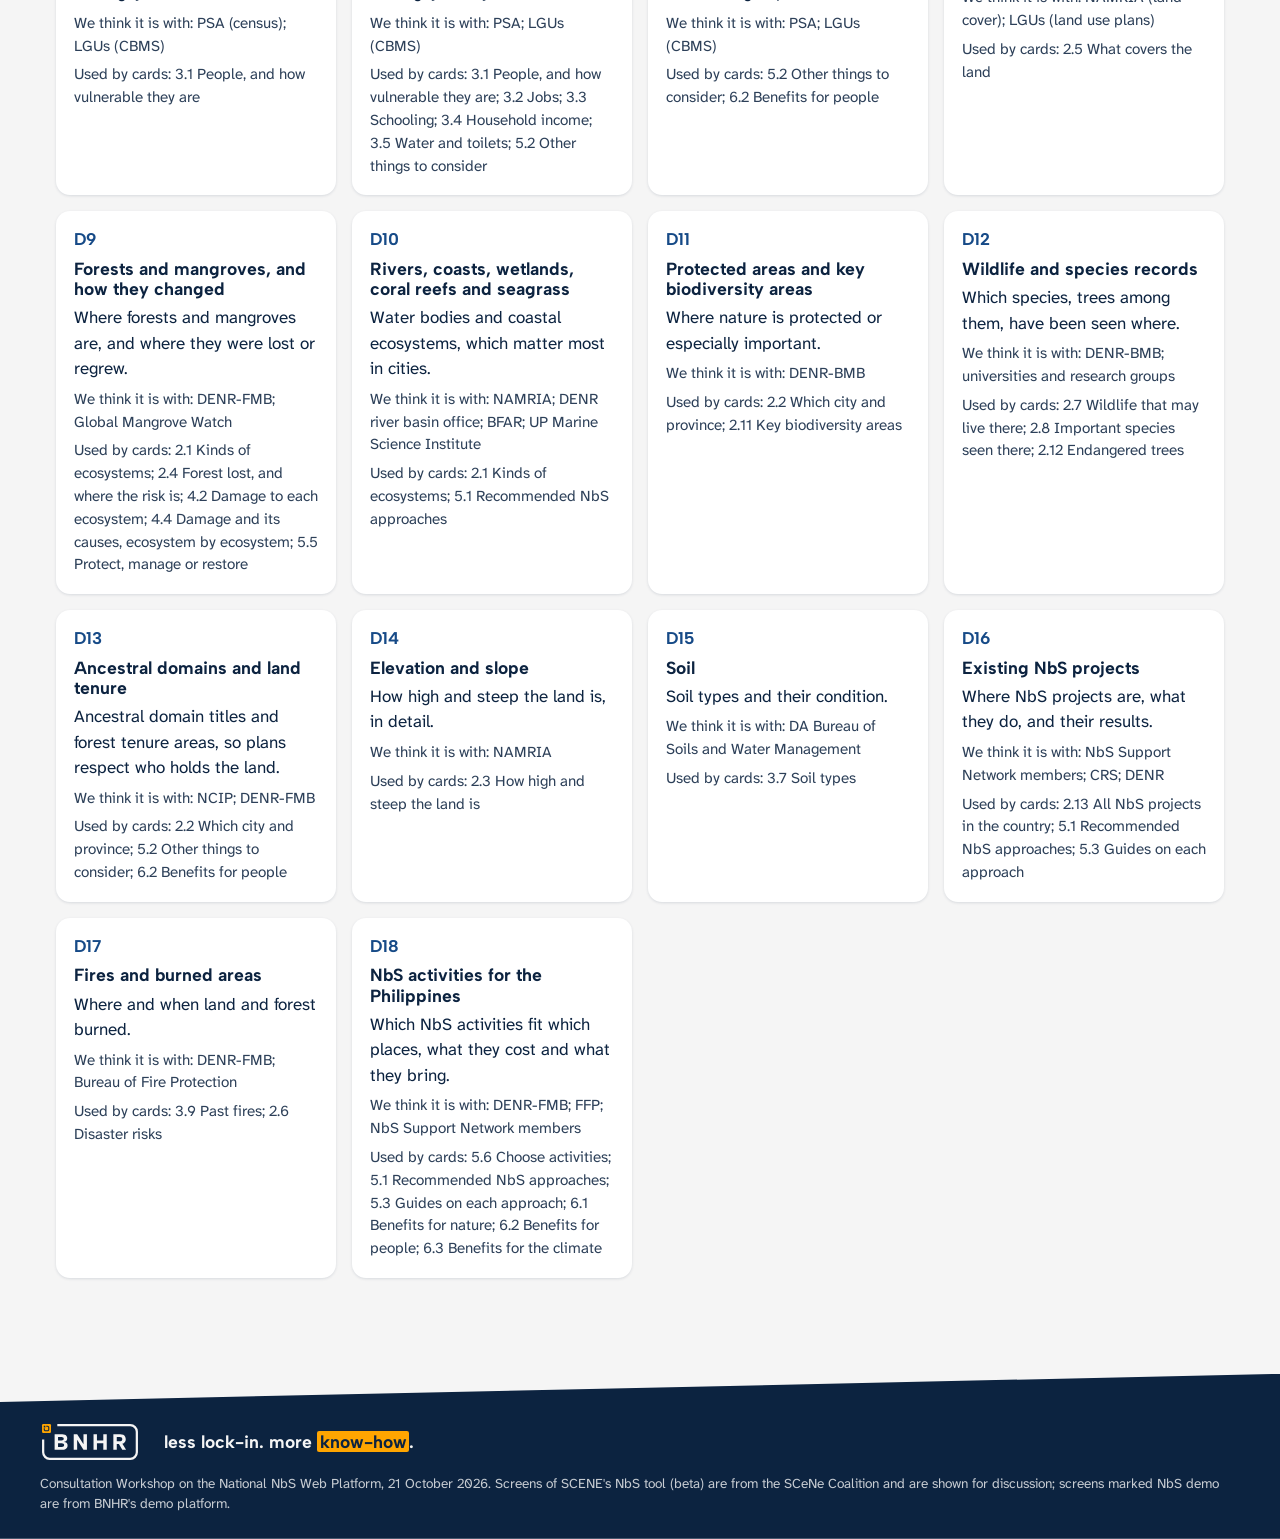
<file: 2026-10-21-nbs-tool-builder/cards.html>
<!doctype html>
<html lang="en">
<head>
<meta charset="utf-8">
<meta name="viewport" content="width=device-width, initial-scale=1">
<title>NbS Tool Card Guide</title>
<meta name="description" content="The people tables build for, every card of the Build Our NbS Tool activity with its picture and an explanation, and the data the tool may need.">
<link rel="stylesheet" href="style.css">
</head>
<body>
<main>
  <h1>Card guide</h1>
  <p class="lead">The people your table can build for, every card with its picture and a longer explanation, and the data the tool may need. What to do, step by step, is on <a href="index.html">How it works</a>.</p>
  <ul class="legend" aria-label="The choices">
    <li><span class="swatch keep"></span> Keep it</li>
    <li><span class="swatch maybe"></span> Maybe</li>
    <li><span class="swatch skip"></span> We don't need it</li>
    <li><span class="swatch wish"></span> We wish it had…</li>
  </ul>
  <p class="muted">Each card has the same number here, on your board and in the printed backup. Click a picture to see it larger. To try SCENE's tool yourself, open <a href="https://nbstool-beta.scenecoalition.org/interactive-map" target="_blank" rel="noopener">nbstool-beta.scenecoalition.org/interactive-map</a>.</p>
  <h2 id="people">Who we build for</h2>
  <p>The people the tool is for. They are made up, but their work is real. If none of them fits, create your own: on your board, choose <strong>Someone else</strong> and describe your person.</p>
  <div class="people" id="people-list"></div>
  <h2 id="cards" class="step-head">The cards</h2>
  <ul class="steps" id="step-links" aria-label="Steps"></ul>
  <div id="guide"></div>
</main>
<script src="cards.js"></script>
<script src="common.js"></script>
<script>
  const { el, topbar, footer, picture, sourceTag, allCards } = UI;
  topbar();
  const cardById = new Map(allCards().map((c) => [c.id, c]));
  const links = document.getElementById("step-links");
  const guide = document.getElementById("guide");
  for (const step of NBS.steps) {
    links.append(el("li", {}, el("a", { href: "#step-" + step.id }, step.num + " " + step.title)));
    guide.append(
      el("section", { id: "step-" + step.id, "aria-labelledby": "h-" + step.id },
        el("div", { class: "step-head" },
          el("h2", { id: "h-" + step.id }, el("span", { class: "num" }, step.num), step.title),
          el("p", { class: "question" }, step.question)),
        el("div", { class: "grid" },
          step.cards.map((c) => el("article", { class: "card" },
            picture(c),
            el("div", { class: "body" },
              el("span", { class: "id" }, c.num),
              el("h3", { class: "title" }, c.title),
              el("p", { class: "text" }, c.text),
              el("p", { class: "more" }, c.more),
              sourceTag(c)))))));
  }
  const peopleList = document.getElementById("people-list");
  for (const p of NBS.people) {
    peopleList.append(el("article", { class: "persona" },
      el("h3", {}, el("em", {}, p.name), ", " + p.role),
      el("p", {}, p.story),
      el("p", {}, el("strong", {}, "Needs: "), p.needs),
      el("p", { class: "muted" }, p.tech)));
  }
  links.append(el("li", {}, el("a", { href: "#data", class: "data-tab" }, "Data we need")));
  guide.append(el("section", { id: "data" },
    el("div", { class: "step-head" },
      el("h2", {}, "Data we need"),
      el("p", { class: "question" }, "The tool can only show what it has data for. Which data does it need, can your organisation share it, and if not, where is it?")),
    el("div", { class: "grid" },
      NBS.data.map((d) => el("article", { class: "card" },
        el("div", { class: "body" },
          el("span", { class: "id" }, d.id),
          el("h3", { class: "title" }, d.name),
          el("p", { class: "text" }, d.text),
          el("p", { class: "more" }, "We think it is with: " + d.holder),
          el("p", { class: "more" }, "Used by cards: " + d.cards.map((id) => cardById.get(id)).map((c) => c.num + " " + c.title).join("; "))))))));
  footer();
</script>
</body>
</html>
</file>
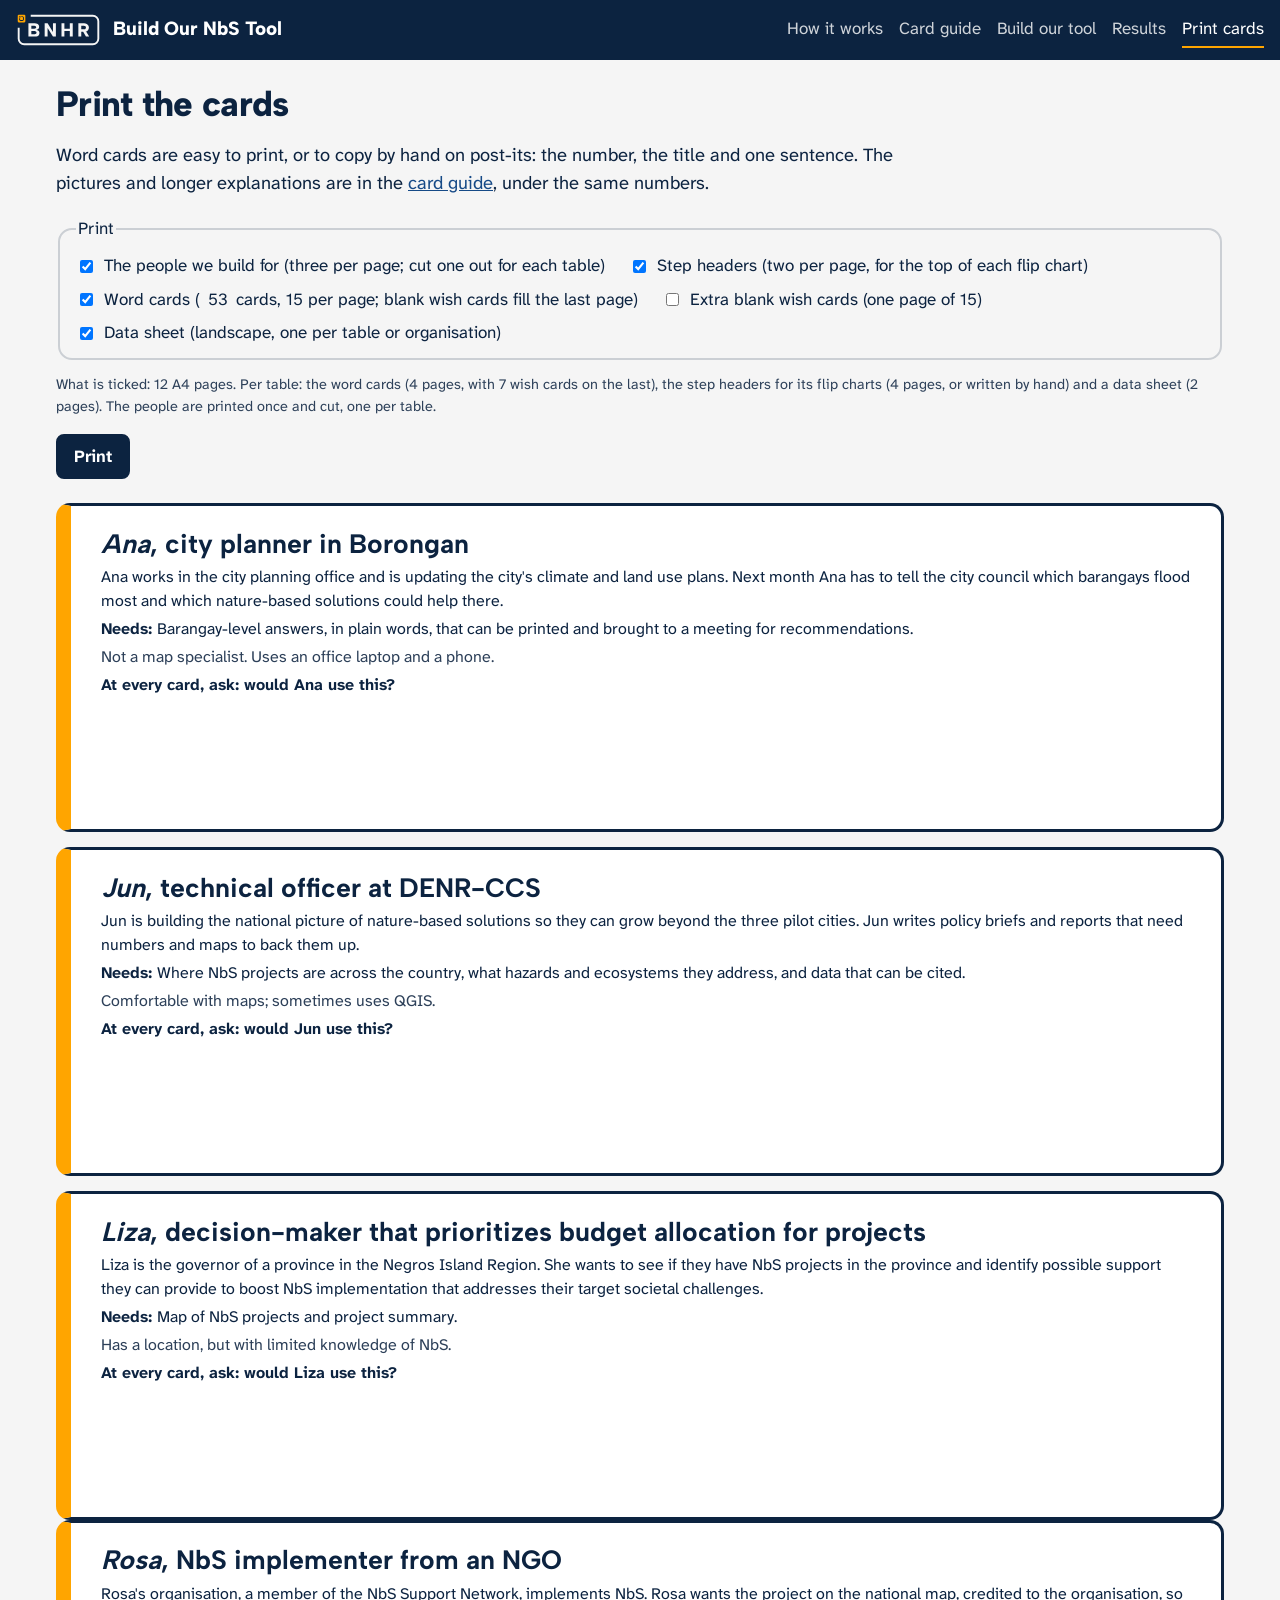
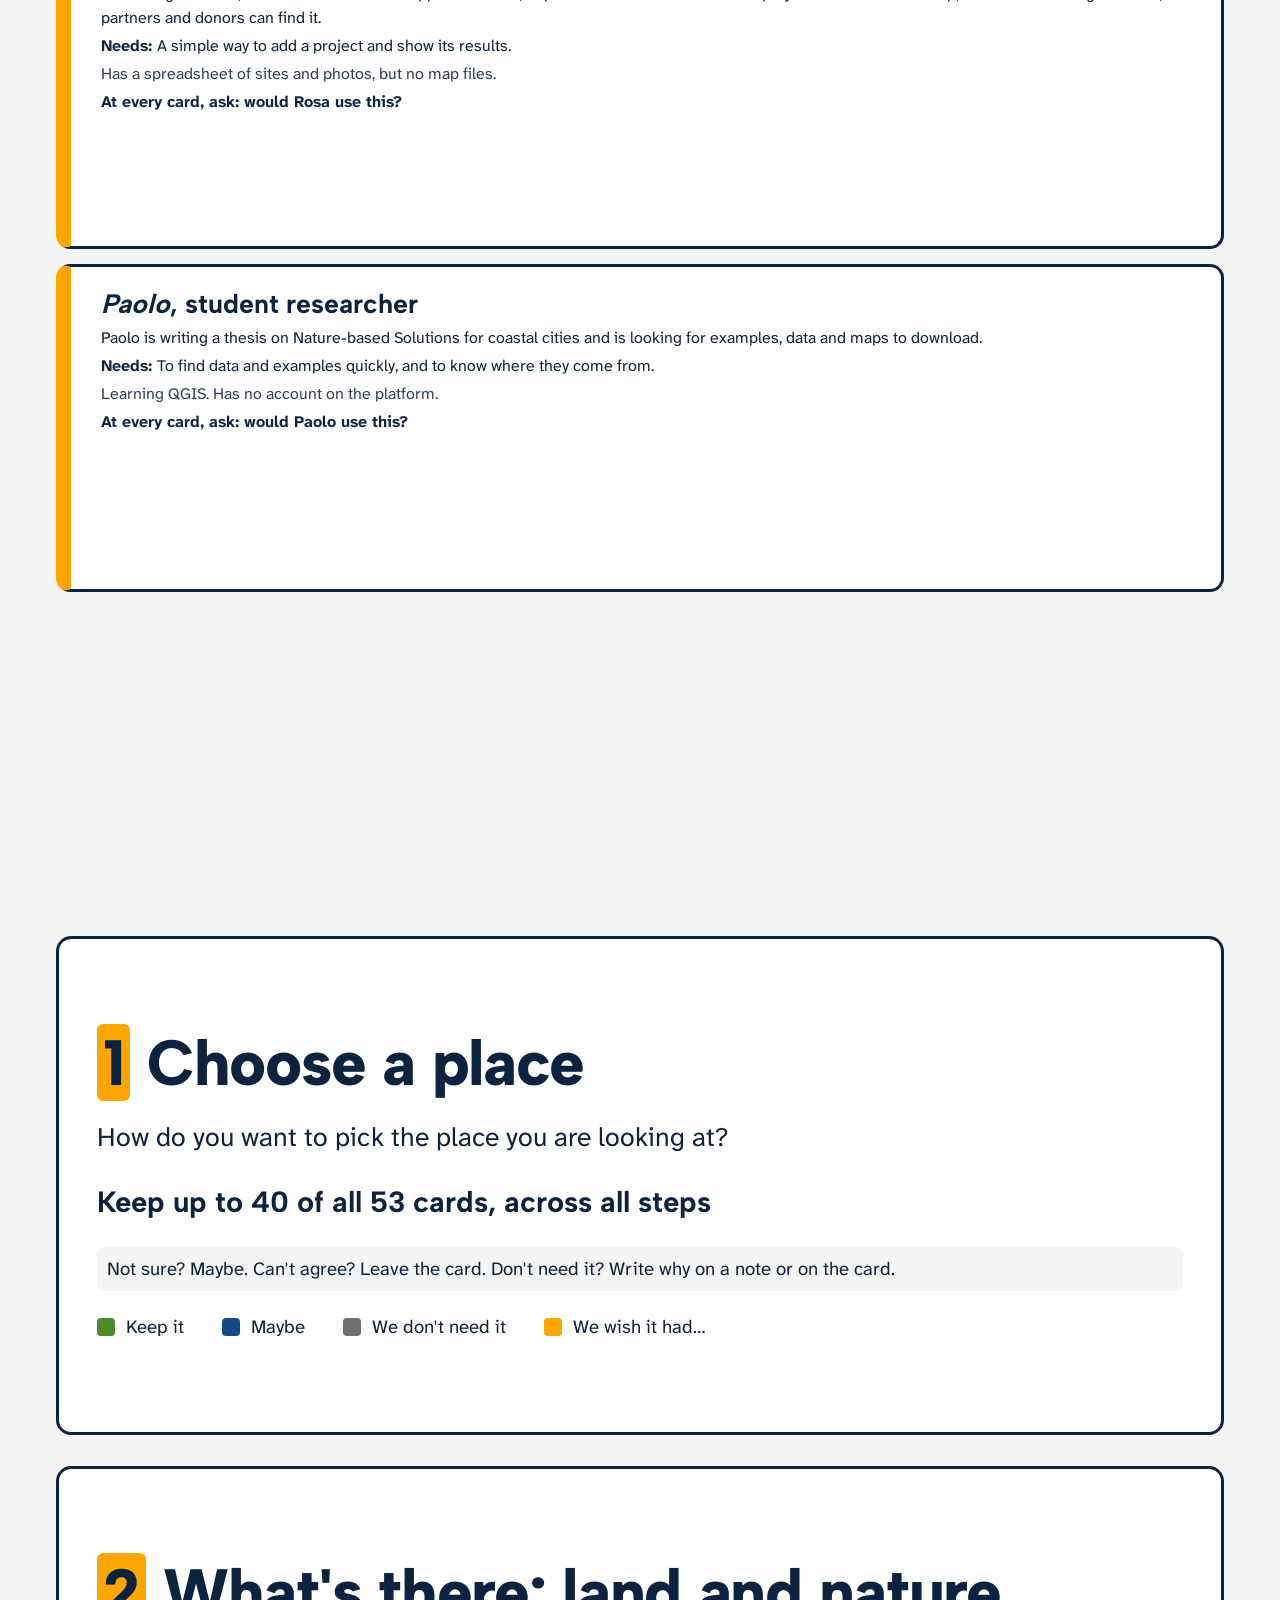
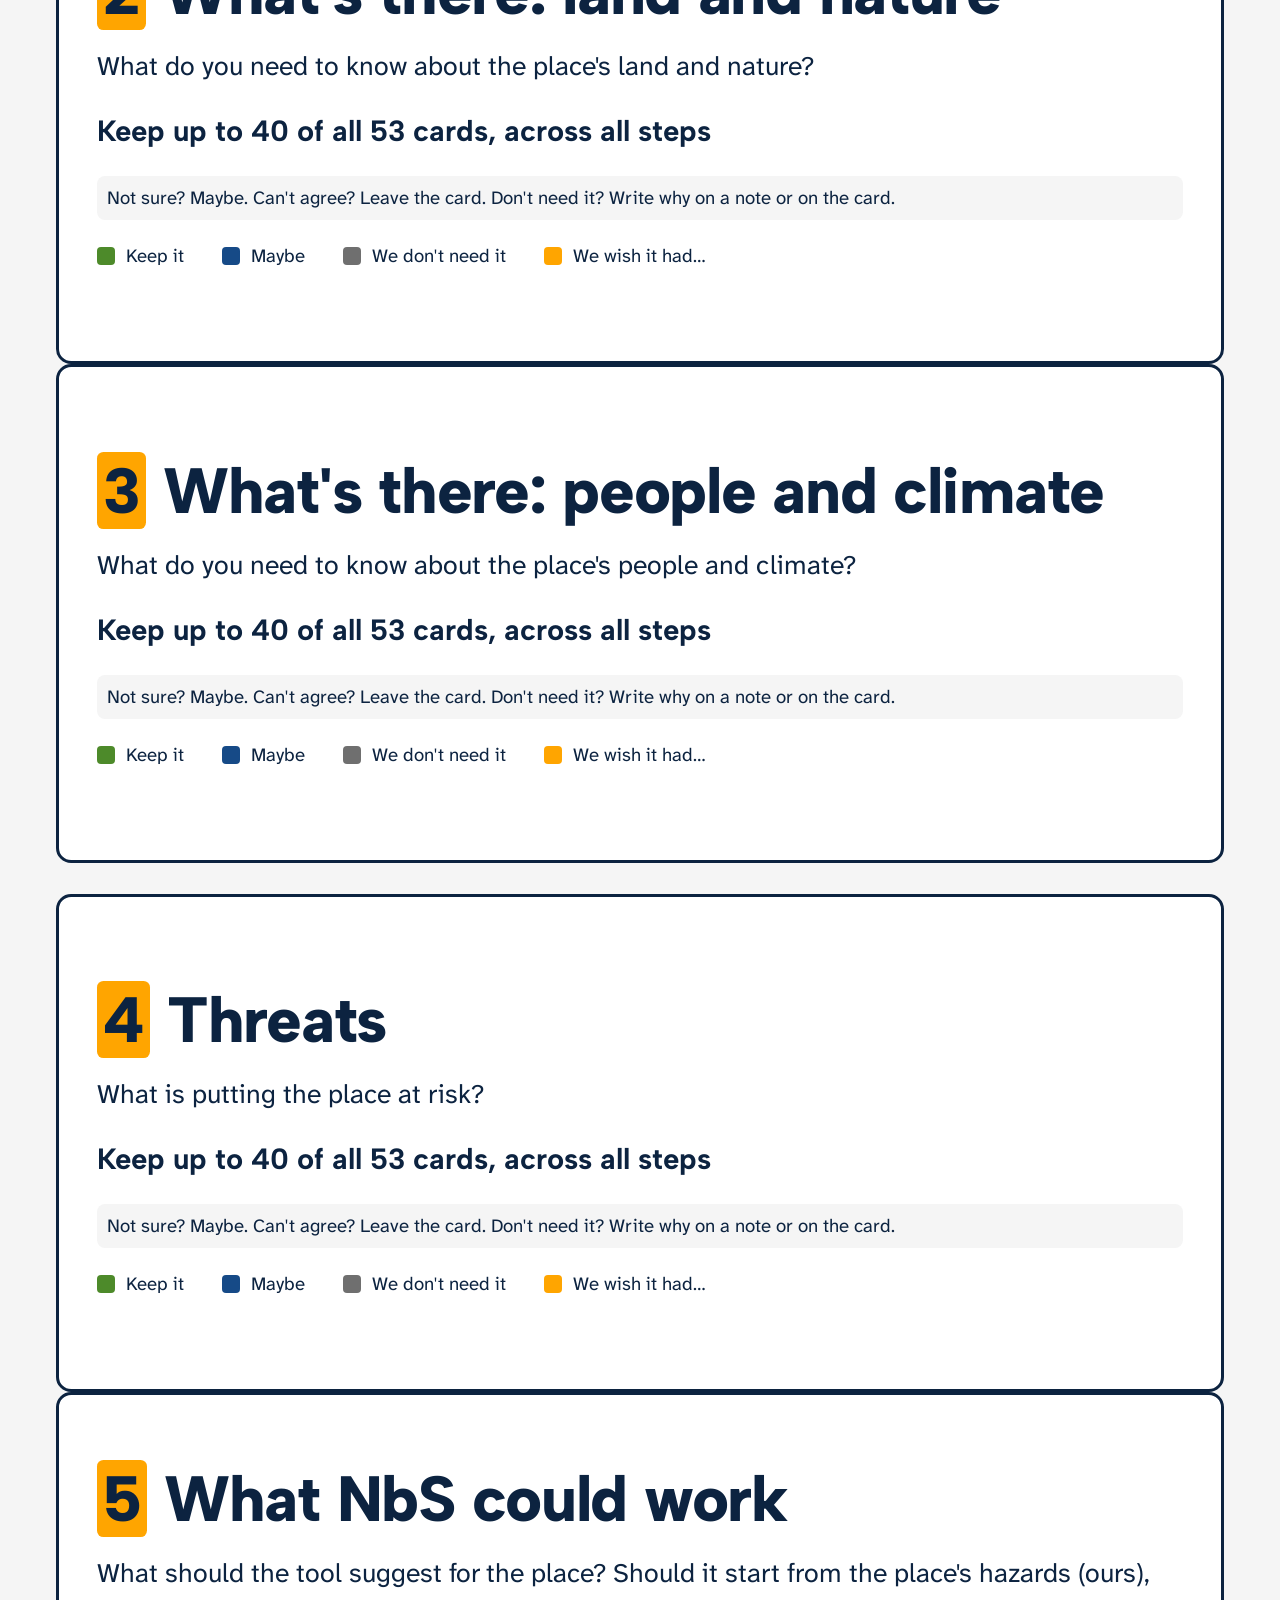
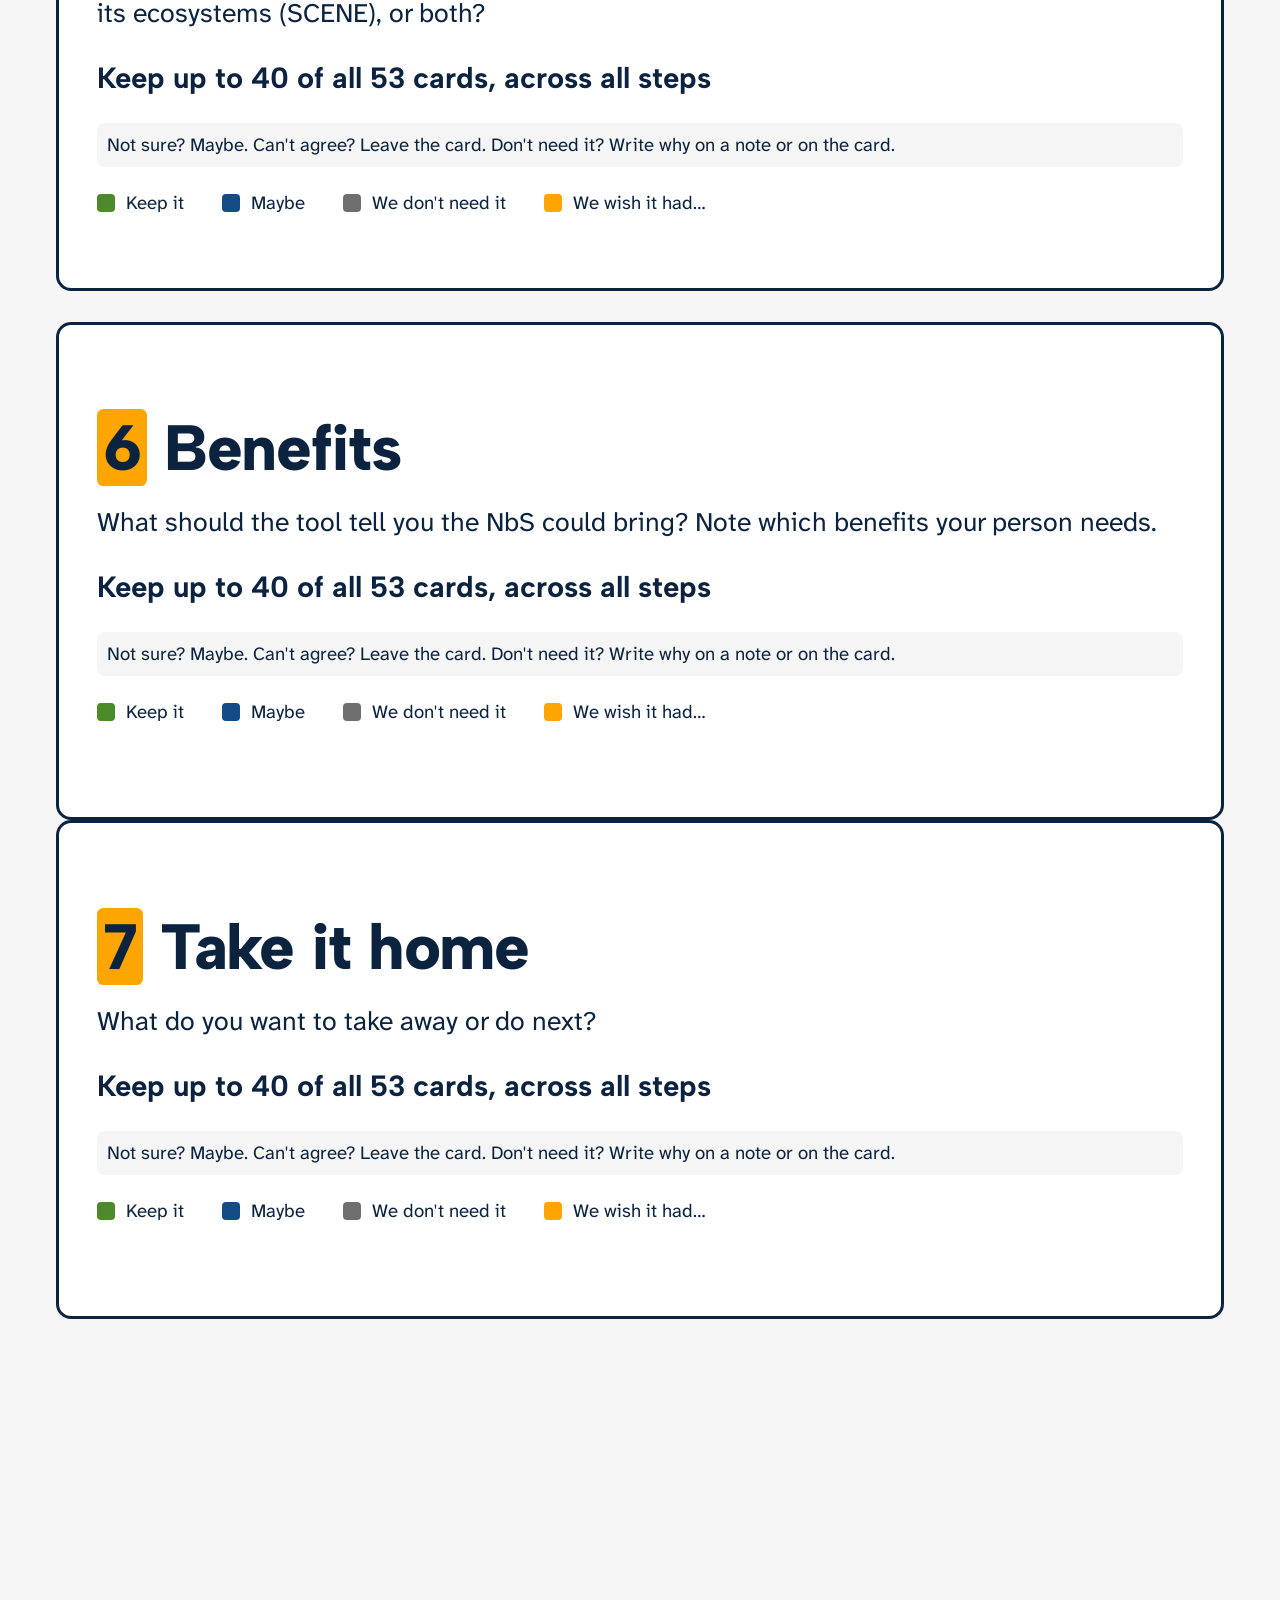
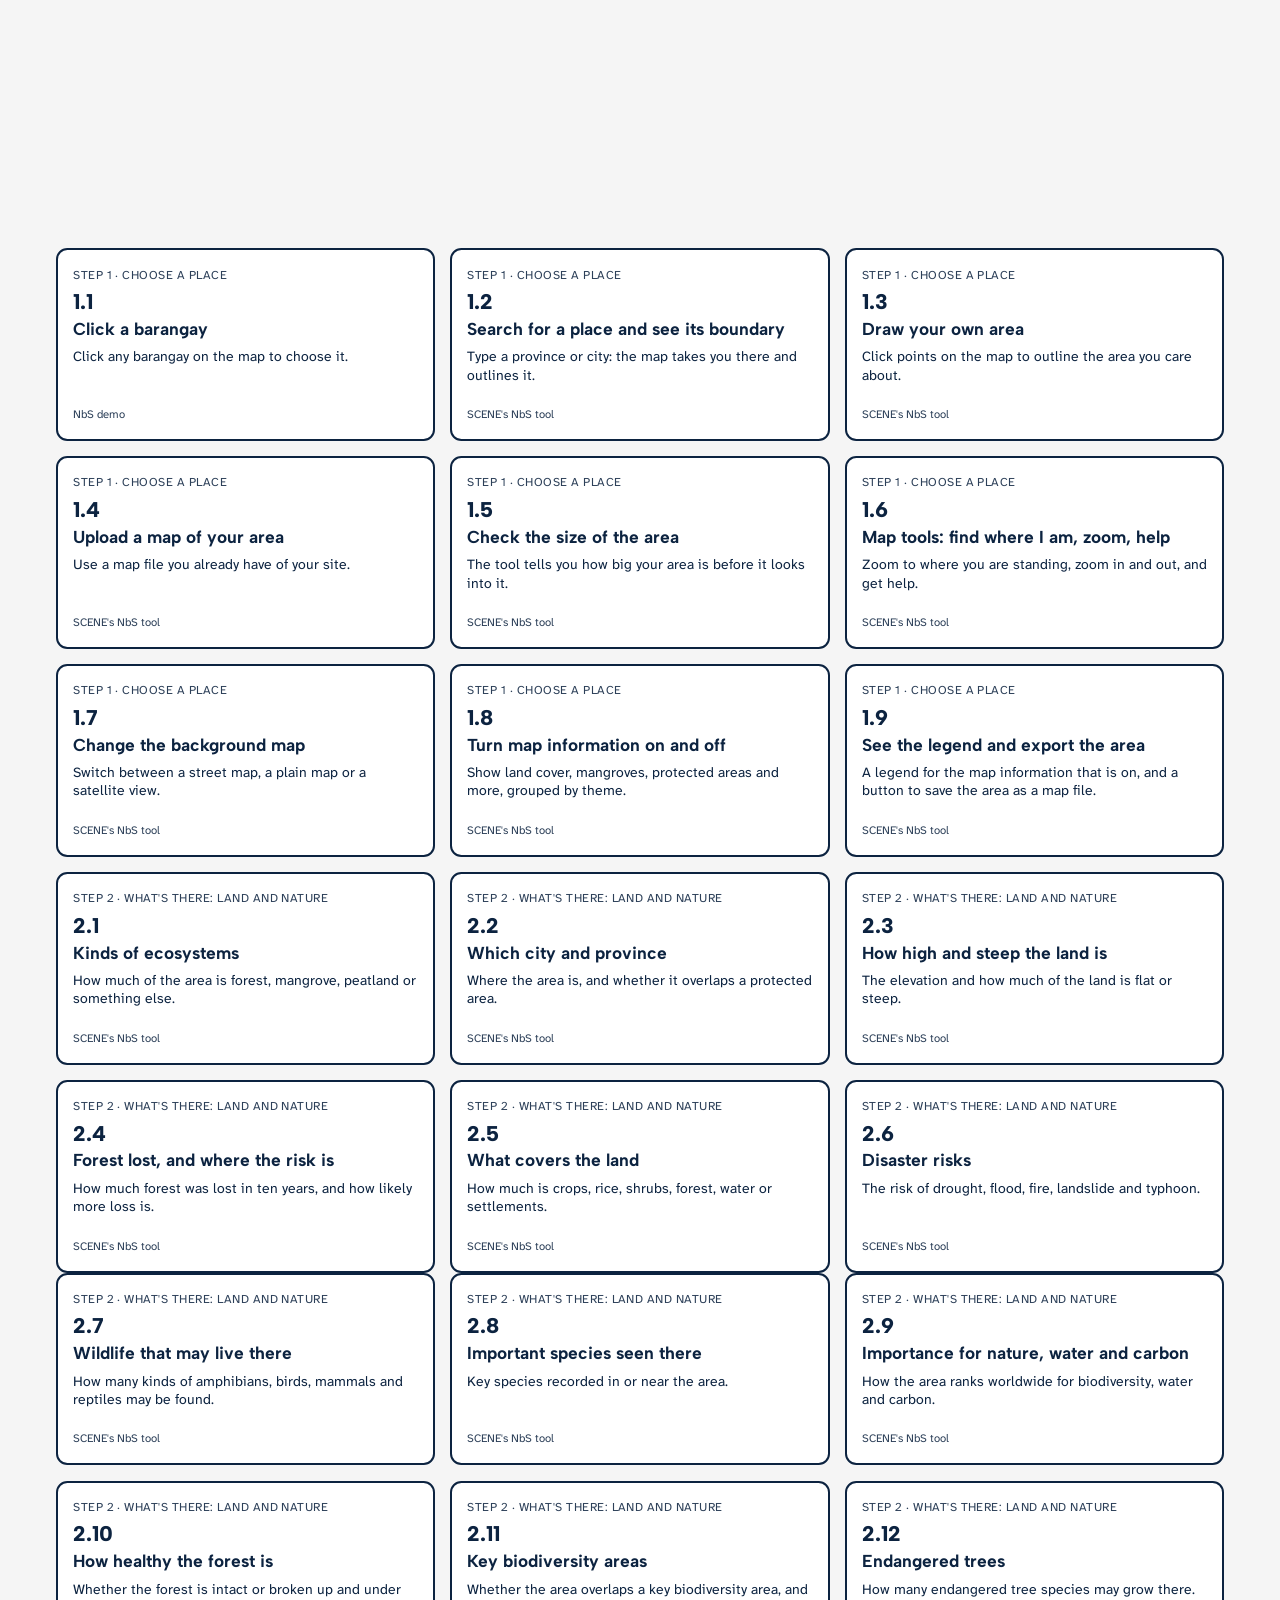
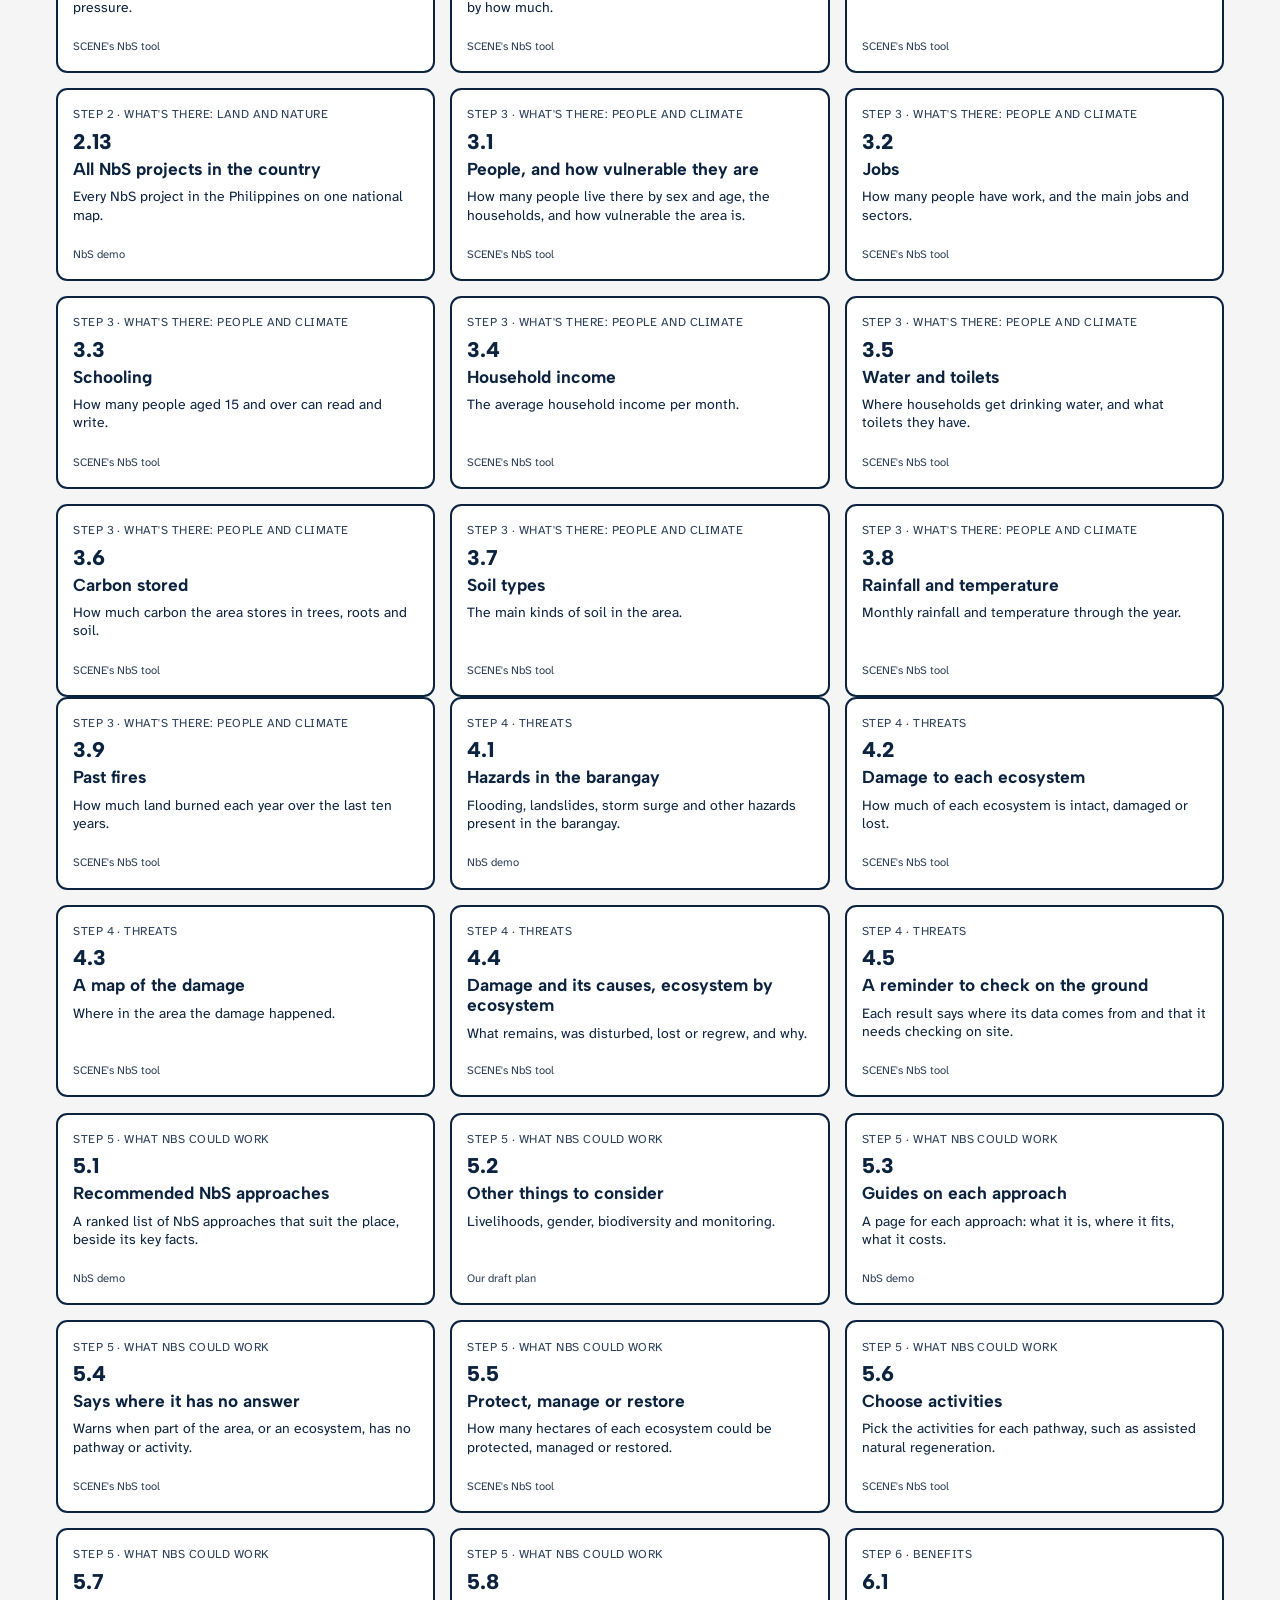
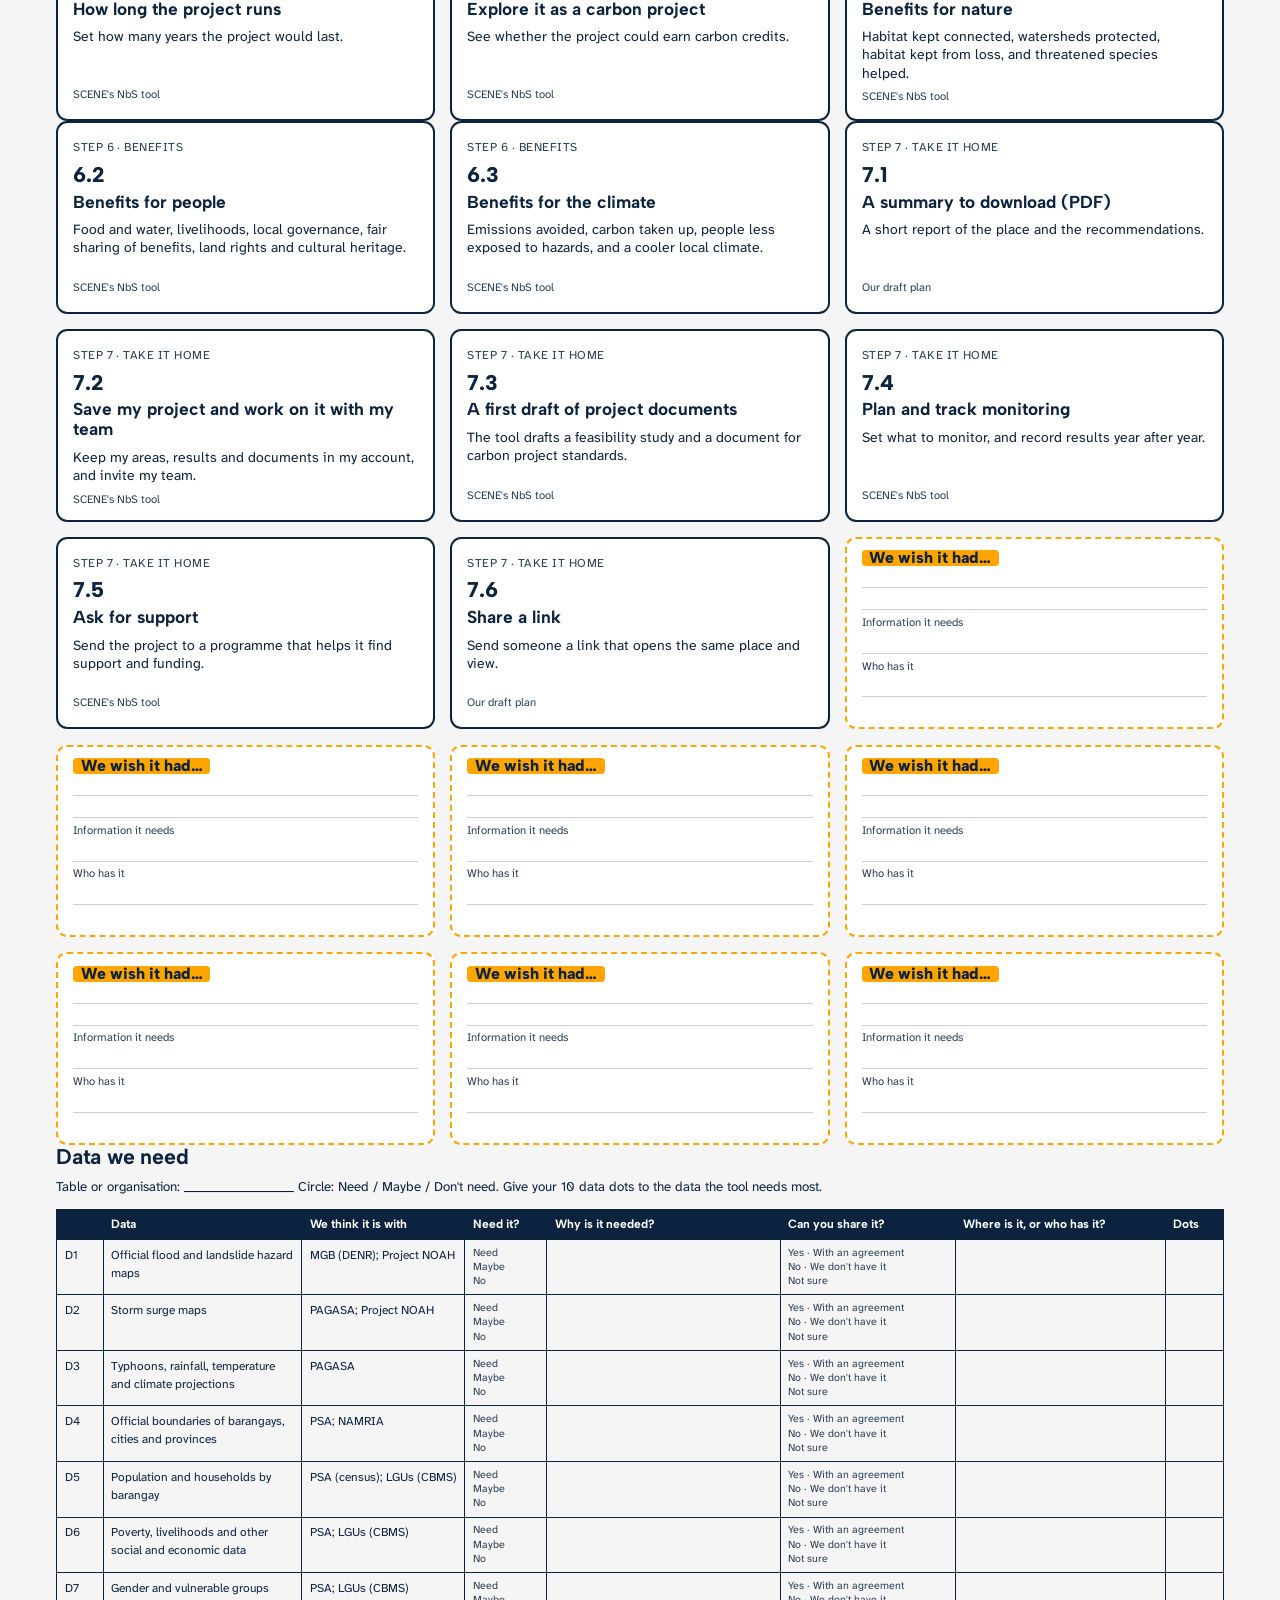
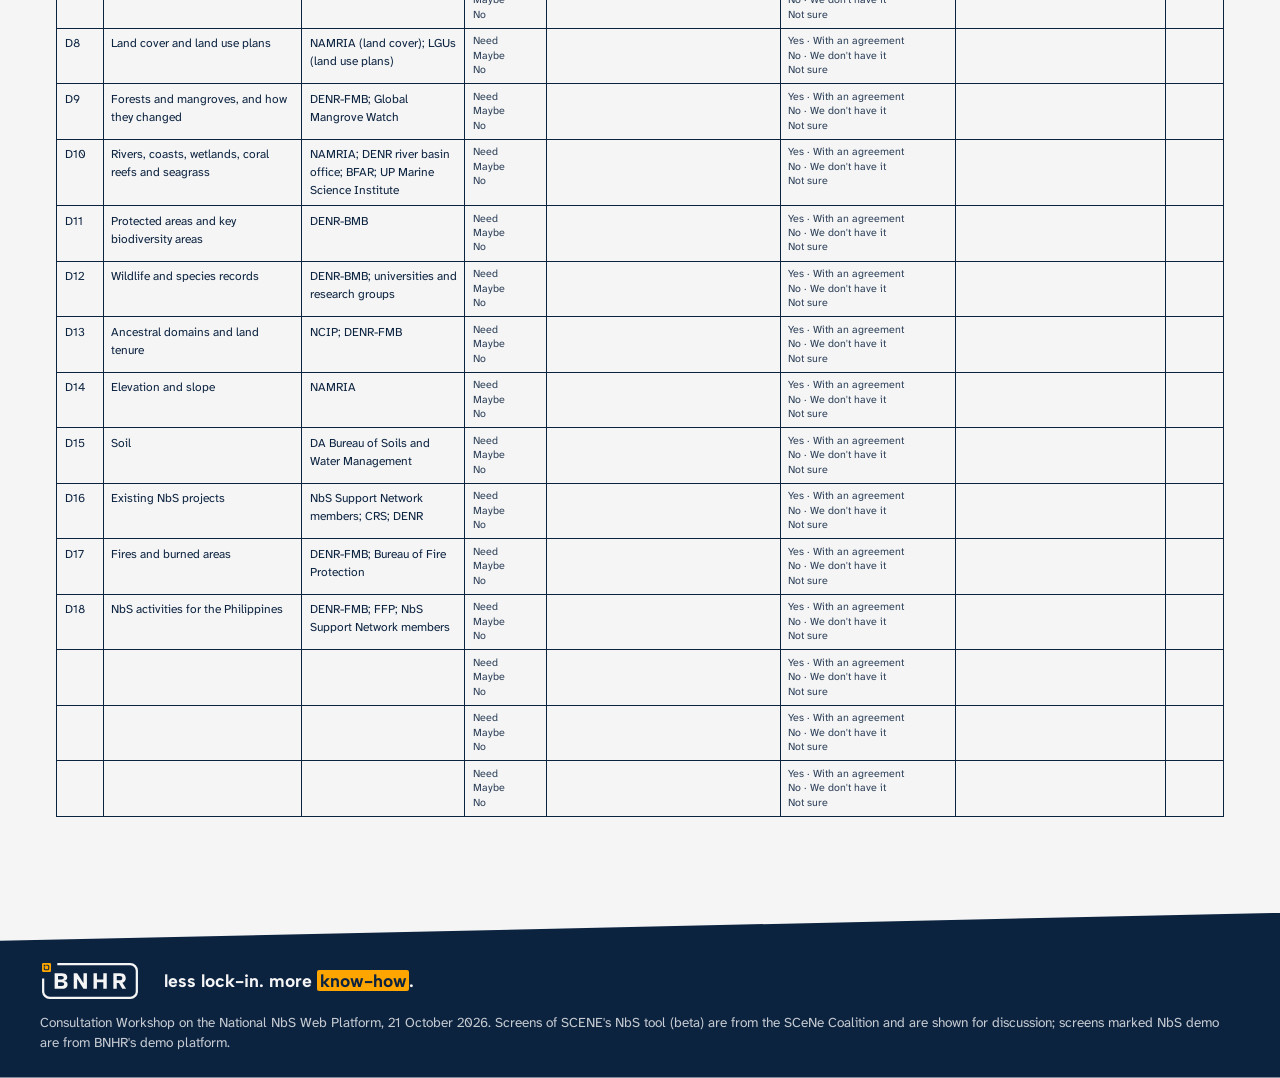
<file: 2026-10-21-nbs-tool-builder/print.html>
<!doctype html>
<html lang="en">
<head>
<meta charset="utf-8">
<meta name="viewport" content="width=device-width, initial-scale=1">
<title>NbS Tool Print Cards</title>
<meta name="description" content="Word cards, wish cards and step headers for the paper version of Build Our NbS Tool.">
<link rel="stylesheet" href="style.css">
<style>
  @page { size: A4; margin: 10mm; }
  .controls { margin-bottom: 24px; }
  .controls fieldset { border: 2px solid var(--rule); border-radius: var(--radius); padding: 12px 16px; display: flex; flex-wrap: wrap; gap: 8px 24px; }
  .controls label { display: inline-flex; gap: 8px; align-items: center; font-weight: 400; margin: 0; }

  .sheet { display: grid; grid-template-columns: repeat(3, 1fr); grid-auto-rows: 51mm; gap: 4mm; }
  .wcard {
    border: 0.6mm solid var(--navy); border-radius: 3mm; padding: 4mm; overflow: hidden;
    display: flex; flex-direction: column; gap: 2mm; background: var(--white); break-inside: avoid;
  }
  .wcard .stepname { font-size: 9pt; text-transform: uppercase; letter-spacing: 0.04em; color: var(--muted); }
  .wcard .cid { font-family: var(--font-title); font-weight: 800; font-size: 16pt; line-height: 1; }
  .wcard .ctitle { font-family: var(--font-title); font-weight: 700; font-size: 13pt; line-height: 1.15; margin: 0; }
  .wcard .ctext { font-size: 10.5pt; line-height: 1.3; margin: 0; }
  .wcard .csrc { margin-top: auto; font-size: 8.5pt; color: var(--muted); }
  .wcard.wish { border-color: var(--orange); border-style: dashed; gap: 0.8mm; padding: 3mm 4mm; }
  .wcard.wish .cid { color: var(--navy); background: var(--orange); align-self: flex-start; padding: 0 2mm; border-radius: 1mm; font-size: 12pt; }
  .wcard .line { border-bottom: 0.3mm solid var(--rule); height: 5mm; flex: none; }
  .wcard .lab { font-size: 8.5pt; color: var(--muted); margin-top: 0.5mm; }

  .header-sheet {
    border: 0.8mm solid var(--navy); border-radius: 4mm; padding: 10mm; height: 132mm; overflow: hidden;
    display: flex; flex-direction: column; justify-content: center; gap: 6mm; break-inside: avoid; background: var(--white);
  }
  .header-pair { display: grid; grid-template-rows: 132mm 132mm; gap: 8mm; }
  .header-sheet .big { font-family: var(--font-title); font-weight: 800; font-size: 48pt; line-height: 1; letter-spacing: -0.02em; }
  .header-sheet .big em { font-style: normal; background: var(--orange); color: var(--navy); padding: 0 0.1em; border-radius: 0.1em; }
  .header-sheet .q { font-size: 20pt; margin: 0; }
  .header-sheet .key { display: flex; gap: 10mm; font-size: 14pt; }
  .header-sheet .key span { display: inline-flex; align-items: center; gap: 3mm; }

  .header-sheet .limit { font-family: var(--font-title); font-weight: 700; font-size: 22pt; margin: 0; }
  .header-sheet .note { font-size: 14pt; margin: 0; }

  .people-sheet { display: grid; grid-template-rows: repeat(3, 87mm); gap: 4mm; }
  .people-sheet .persona { margin: 0; padding: 6mm 8mm; border: 0.8mm solid var(--navy); border-left: 4mm solid var(--orange); box-shadow: none; font-size: 12pt; break-inside: avoid; overflow: hidden; }
  .people-sheet .persona h3 { font-size: 20pt; }

  @page landscape { size: A4 landscape; margin: 10mm; }
  .data-sheet { page: landscape; }
  .data-sheet h2 { font-size: 16pt; margin-bottom: 2mm; }
  .data-sheet p { font-size: 10pt; margin: 0 0 3mm; }
  .data-sheet table { width: 100%; border-collapse: collapse; font-size: 9pt; }
  .data-sheet th, .data-sheet td { border: 0.3mm solid var(--navy); padding: 1.5mm 2mm; text-align: left; vertical-align: top; }
  .data-sheet th { background: var(--navy); color: var(--white); font-family: var(--font-title); }
  .data-sheet td.blank { height: 9mm; }
  .data-sheet .opts { color: var(--muted); font-size: 8pt; line-height: 1.35; }
  .data-sheet col.c-id { width: 4%; } .data-sheet col.c-name { width: 17%; } .data-sheet col.c-holder { width: 14%; }
  .data-sheet col.c-need { width: 7%; } .data-sheet col.c-why { width: 20%; } .data-sheet col.c-share { width: 15%; }
  .data-sheet col.c-where { width: 18%; } .data-sheet col.c-dots { width: 5%; }

  .page-break { break-after: page; }

  @media print {
    body { background: var(--white); }
    .topbar, footer.site, .controls, .no-print { display: none !important; }
    main { max-width: none; padding: 0; }
    .wcard, .header-sheet, .people-sheet, .data-sheet { -webkit-print-color-adjust: exact; print-color-adjust: exact; }
    .swatch { -webkit-print-color-adjust: exact; print-color-adjust: exact; }
  }
</style>
</head>
<body>
<main>
  <div class="controls no-print">
    <h1>Print the cards</h1>
    <p class="lead">Word cards are easy to print, or to copy by hand on post-its: the number, the title and one sentence. The pictures and longer explanations are in the <a href="index.html">card guide</a>, under the same numbers.</p>
    <fieldset>
      <legend>Print</legend>
      <label><input type="checkbox" data-part="people" checked> The people we build for (three per page; cut one out for each table)</label>
      <label><input type="checkbox" data-part="headers" checked> Step headers (two per page, for the top of each flip chart)</label>
      <label><input type="checkbox" data-part="cards" checked> Word cards (<span id="n-cards"></span> cards, 15 per page; blank wish cards fill the last page)</label>
      <label><input type="checkbox" data-part="wishes"> Extra blank wish cards (one page of 15)</label>
      <label><input type="checkbox" data-part="data" checked> Data sheet (landscape, one per table or organisation)</label>
    </fieldset>
    <p class="muted small" id="pages"></p>
    <div class="toolbar"><button class="btn" type="button" onclick="print()">Print</button></div>
  </div>
  <div id="sheets"></div>
</main>
<script src="cards.js"></script>
<script src="common.js"></script>
<script>
  const { el, topbar, footer, allCards } = UI;
  topbar();
  const cards = allCards();
  const stepTitle = (id) => NBS.steps.find((s) => s.id === id).title;
  const sheets = document.getElementById("sheets");

  const chunks = (arr, n) => Array.from({ length: Math.ceil(arr.length / n) }, (_, i) => arr.slice(i * n, i * n + n));
  const PER_PAGE = 15;

  const headers = el("div", { "data-part": "headers" },
    chunks(NBS.steps, 2).map((pair) => el("div", { class: "header-pair page-break" }, pair.map((s) =>
      el("div", { class: "header-sheet" },
        el("div", { class: "big" }, el("em", {}, s.num), " ", s.title),
        el("p", { class: "q" }, s.question),
        el("p", { class: "limit" }, "Keep up to " + UI.keepLimit() + " of all " + cards.length + " cards, across all steps"),
        el("p", { class: "note" }, "Not sure? Maybe. Can't agree? Leave the card. Don't need it? Write why on a note or on the card."),
        el("div", { class: "key" },
          el("span", {}, el("span", { class: "swatch keep" }), "Keep it"),
          el("span", {}, el("span", { class: "swatch maybe" }), "Maybe"),
          el("span", {}, el("span", { class: "swatch skip" }), "We don't need it"),
          el("span", {}, el("span", { class: "swatch wish" }), "We wish it had…")))))));

  const wishCard = () => el("div", { class: "wcard wish" },
    el("span", { class: "cid" }, "We wish it had…"),
    el("div", { class: "line" }), el("div", { class: "line" }),
    el("span", { class: "lab" }, "Information it needs"), el("div", { class: "line" }),
    el("span", { class: "lab" }, "Who has it"), el("div", { class: "line" }));
  // Blank wish cards fill whatever the word cards leave free on their last page.
  const fillers = (PER_PAGE - (cards.length % PER_PAGE)) % PER_PAGE;

  const cardSheets = el("div", { "data-part": "cards" },
    chunks([...cards, ...Array(fillers).fill(null)], PER_PAGE).map((group) => el("div", { class: "sheet page-break" },
      group.map((c) => c === null ? wishCard() : el("div", { class: "wcard" },
        el("span", { class: "stepname" }, "Step " + c.stepNum + " · " + stepTitle(c.step)),
        el("span", { class: "cid" }, c.num),
        el("p", { class: "ctitle" }, c.title),
        el("p", { class: "ctext" }, c.text),
        el("span", { class: "csrc" }, NBS.sources[c.source]))))));

  const wishSheet = el("div", { "data-part": "wishes" },
    el("div", { class: "sheet page-break" }, Array.from({ length: PER_PAGE }, wishCard)));

  const peopleSheets = el("div", { "data-part": "people" },
    chunks(NBS.people, 3).map((pair) => el("div", { class: "people-sheet page-break" },
      pair.map((p) => el("div", { class: "persona" },
        el("h3", {}, el("em", {}, p.name), ", " + p.role),
        el("p", {}, p.story),
        el("p", {}, el("strong", {}, "Needs: "), p.needs),
        el("p", { class: "muted" }, p.tech),
        el("p", {}, el("strong", {}, "At every card, ask: would " + p.name + " use this?")))))));

  const shareOpts = () => ["Yes · With an agreement", "No · We don't have it", "Not sure"].flatMap((t, i) => (i ? [el("br"), t] : [t]));
  const needOpts = () => ["Need", "Maybe", "No"].flatMap((t, i) => (i ? [el("br"), t] : [t]));
  const dataSheet = el("div", { "data-part": "data" },
    el("div", { class: "data-sheet page-break" },
      el("h2", {}, "Data we need"),
      el("p", {}, "Table or organisation: ______________________   Circle: Need / Maybe / Don't need. Give your " + NBS.rules.dataDots + " data dots to the data the tool needs most."),
      el("table", {},
        el("colgroup", {}, ["id", "name", "holder", "need", "why", "share", "where", "dots"].map((c) => el("col", { class: "c-" + c }))),
        el("thead", {}, el("tr", {}, ["", "Data", "We think it is with", "Need it?", "Why is it needed?", "Can you share it?", "Where is it, or who has it?", "Dots"].map((h) => el("th", {}, h)))),
        el("tbody", {},
          NBS.data.map((d) => el("tr", {}, el("td", {}, d.id), el("td", {}, d.name), el("td", {}, d.holder), el("td", { class: "opts" }, needOpts()), el("td", {}), el("td", { class: "opts" }, shareOpts()), el("td", {}), el("td", {}))),
          Array.from({ length: 3 }, () => el("tr", {}, el("td", { class: "blank" }), el("td", {}), el("td", {}), el("td", { class: "opts" }, needOpts()), el("td", {}), el("td", { class: "opts" }, shareOpts()), el("td", {}), el("td", {})))))));

  sheets.append(peopleSheets, headers, cardSheets, wishSheet, dataSheet);

  const pages = { people: Math.ceil(NBS.people.length / 3), headers: Math.ceil(NBS.steps.length / 2), cards: Math.ceil(cards.length / PER_PAGE), wishes: 1, data: 2 };
  document.getElementById("n-cards").textContent = cards.length;
  function update() {
    let total = 0;
    for (const box of document.querySelectorAll("[data-part]")) {
      if (box.tagName !== "INPUT") continue;
      sheets.querySelector('[data-part="' + box.dataset.part + '"]').hidden = !box.checked;
      if (box.checked) total += pages[box.dataset.part];
    }
    document.getElementById("pages").textContent = "What is ticked: " + total + " A4 pages. Per table: the word cards (" + pages.cards + " pages, with " + fillers + " wish cards on the last), the step headers for its flip charts (" + pages.headers + " pages, or written by hand) and a data sheet (2 pages). The people are printed once and cut, one per table.";
  }
  document.querySelectorAll("input[data-part]").forEach((b) => b.addEventListener("change", update));
  update();
  footer();
</script>
</body>
</html>
</file>
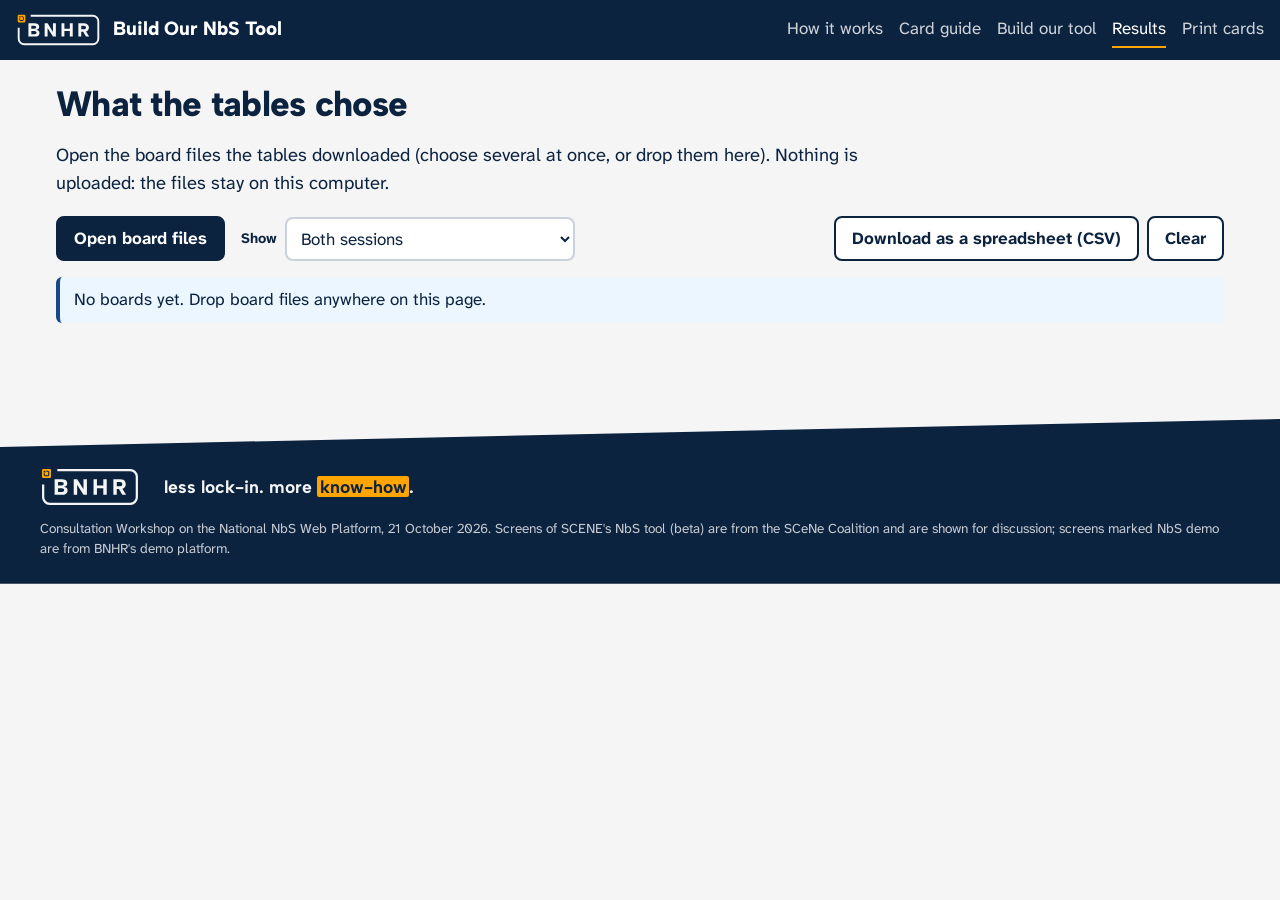
<file: 2026-10-21-nbs-tool-builder/results.html>
<!doctype html>
<html lang="en">
<head>
<meta charset="utf-8">
<meta name="viewport" content="width=device-width, initial-scale=1">
<title>NbS Tool Results</title>
<meta name="description" content="Combine the tables' boards: what to keep, what we don't need, the wishes and the dots.">
<link rel="stylesheet" href="style.css">
</head>
<body>
<main>
  <h1>What the tables chose</h1>
  <p class="lead">Open the board files the tables downloaded (choose several at once, or drop them here). Nothing is uploaded: the files stay on this computer.</p>
  <div class="toolbar">
    <label class="btn" for="files" style="margin:0">Open board files</label>
    <input id="files" type="file" accept=".json,application/json" multiple hidden>
    <label for="filter" class="small" style="margin:0 0 0 8px">Show</label>
    <select id="filter" style="width:auto">
      <option value="all">Both sessions</option>
      <option value="Morning">Morning: CRS and DENR</option>
      <option value="Afternoon">Afternoon: NbS Support Network</option>
    </select>
    <span style="flex:1"></span>
    <button class="btn ghost" id="csv" type="button" disabled>Download as a spreadsheet (CSV)</button>
    <button class="btn ghost" id="clear" type="button" disabled>Clear</button>
  </div>
  <div id="drop" class="notice">No boards yet. Drop board files anywhere on this page.</div>
  <div id="boards"></div>
  <div id="out"></div>
</main>
<script src="cards.js"></script>
<script src="common.js"></script>
<script src="results.js"></script>
</body>
</html>
</file>
<file: 2026-10-21-nbs-tool-builder/style.css>
/* BNHR 2026 brand: core-light colourway (navy ink on paper, signal orange block),
   Albert Sans headlines, Atkinson Hyperlegible Next text. Fonts are bundled so the
   pages look right without internet. Green and grey are used only for the
   keep / don't need choices; orange also marks wishes. */
@font-face { font-family: "Albert Sans"; src: url("fonts/albert-sans-latin-wght-normal.woff2") format("woff2"); font-weight: 100 900; font-display: swap; }
@font-face { font-family: "Atkinson Hyperlegible Next"; src: url("fonts/atkinson-hyperlegible-next-latin-400-normal.woff2") format("woff2"); font-weight: 400; font-display: swap; }
@font-face { font-family: "Atkinson Hyperlegible Next"; src: url("fonts/atkinson-hyperlegible-next-latin-700-normal.woff2") format("woff2"); font-weight: 700; font-display: swap; }

:root {
  --navy: #0c2340;
  --navy-surface: #10294a;
  --orange: #ffa500;
  --orange-pale: #fff4dc;
  --paper: #f5f5f5;
  --white: #ffffff;
  --blue: #164a87;
  --blue-pale: #ebf6ff;
  --green: #4d8a2a;
  --green-pale: #e9f3e1;
  --grey: #6f6f6f;
  --grey-pale: #e6e6e6;
  --red: #cc0000;
  --muted: color-mix(in srgb, var(--navy) 86%, var(--paper));
  --rule: color-mix(in srgb, var(--navy) 18%, var(--paper));
  --font-title: "Albert Sans", Arial, sans-serif;
  --font-body: "Atkinson Hyperlegible Next", Arial, sans-serif;
  --radius: 14px;
}

/* The 2026 highlight: navy words on an orange block; a full stop stays outside it. */
em.hl, h1 em, h2 em {
  font-style: normal; color: var(--navy); background: var(--orange);
  padding: 0 0.12em; border-radius: 0.12em;
  -webkit-box-decoration-break: clone; box-decoration-break: clone;
}

* { box-sizing: border-box; }

body {
  margin: 0;
  background: var(--paper);
  color: var(--navy);
  font-family: var(--font-body);
  font-size: 17px;
  line-height: 1.5;
}

h1, h2, h3 {
  font-family: var(--font-title);
  line-height: 1.15;
  margin: 0 0 0.4em;
}
h1 { font-size: 2.2rem; font-weight: 800; letter-spacing: -0.02em; }
h2 { font-size: 1.6rem; font-weight: 700; letter-spacing: -0.01em; }
h3 { font-size: 1.15rem; font-weight: 700; }

a { color: var(--blue); }

button, input, select, textarea { font: inherit; color: inherit; }

/* Top bar */
.topbar {
  background: var(--navy);
  color: var(--white);
  padding: 12px 16px;
  display: flex;
  flex-wrap: wrap;
  align-items: center;
  gap: 8px 24px;
}
.topbar .brand {
  font-family: var(--font-title);
  font-weight: 800;
  font-size: 1.2rem;
  color: var(--white);
  text-decoration: none;
  margin-right: auto;
  display: flex;
  align-items: center;
  gap: 12px;
}
.topbar .brand img { height: 34px; width: auto; }
.topbar nav { display: flex; flex-wrap: wrap; gap: 4px 16px; }
.topbar nav a { color: var(--white); text-decoration: none; opacity: 0.8; padding: 4px 0; border-bottom: 2px solid transparent; }
.topbar nav a:hover { opacity: 1; }
.topbar nav a[aria-current="page"] { opacity: 1; border-bottom-color: var(--orange); }

main { max-width: 1200px; margin: 0 auto; padding: 24px 16px 64px; }

.lead { font-size: 1.15rem; max-width: 46em; }
/* The board's rules, one per line, under its lead */
.guide { max-width: 46em; margin: 0 0 8px; padding-left: 1.3em; display: grid; gap: 4px; }
.guide .swatch { vertical-align: -3px; }
.muted { color: var(--muted); }
.small { font-size: 0.9rem; }

/* The 2026 footer: the slanted navy band, with the logo and the tagline. */
footer.site {
  background: var(--navy); color: var(--paper);
  clip-path: polygon(0 28px, 100% 0, 100% 100%, 0 100%);
  padding: 48px 16px 24px; margin-top: 32px;
}
footer.site .inner { max-width: 1200px; margin: 0 auto; display: flex; flex-wrap: wrap; align-items: center; gap: 12px 24px; }
footer.site img { height: 40px; width: auto; }
footer.site .tagline { font-family: var(--font-title); font-weight: 700; font-size: 1.1rem; text-transform: lowercase; }
footer.site .tagline em { font-style: normal; color: var(--navy); background: var(--orange); padding: 0 0.12em; border-radius: 0.12em; }
footer.site .credit { flex-basis: 100%; font-size: 0.85rem; color: color-mix(in srgb, var(--paper) 80%, var(--navy)); }

/* Step navigation */
.steps { display: flex; flex-wrap: wrap; gap: 8px; margin: 16px 0 24px; padding: 0; list-style: none; }
.steps button, .steps a {
  border: 2px solid var(--navy); background: var(--white); color: var(--navy);
  border-radius: 999px; padding: 6px 14px; cursor: pointer; text-decoration: none; font-weight: 600;
  display: inline-block; line-height: 1.3;
}
.steps button[aria-pressed="true"] { background: var(--navy); color: var(--white); }
.steps .count { font-weight: 400; opacity: 0.75; margin-left: 6px; }

.step-head { margin: 32px 0 12px; }
.step-head .num {
  display: inline-block; background: var(--navy); color: var(--white); border-radius: 8px;
  padding: 0 10px; margin-right: 8px; font-family: var(--font-title);
}
.step-head .question { font-size: 1.1rem; margin: 0; }

/* Cards */
.grid { display: grid; grid-template-columns: repeat(auto-fill, minmax(280px, 1fr)); gap: 16px; }

.card {
  background: var(--white); border-radius: var(--radius); border: 2px solid transparent;
  box-shadow: 0 1px 3px rgba(12, 35, 64, 0.12); display: flex; flex-direction: column; overflow: hidden;
}
.card .pic { background: var(--blue-pale); height: 170px; display: flex; align-items: center; justify-content: center; overflow: hidden; }
.card .pic img { width: 100%; height: 100%; object-fit: contain; }
.card .pic.none { color: var(--grey); font-size: 0.9rem; }
.card .body { padding: 14px 16px 16px; display: flex; flex-direction: column; gap: 6px; flex: 1; }
.card .id { font-family: var(--font-title); font-weight: 700; color: var(--blue); }
.card .title { font-family: var(--font-title); font-weight: 700; font-size: 1.1rem; margin: 0; }
.card .text { margin: 0; }
.card .more { margin: 0; font-size: 0.95rem; color: var(--muted); }
.tag {
  align-self: flex-start; font-size: 0.8rem; font-weight: 600; border-radius: 999px; padding: 2px 10px;
  background: var(--grey-pale); color: var(--navy);
}
.tag.SCENE { background: #e3f1ec; }
.tag.Demo { background: var(--blue-pale); }
.tag.Plan { background: var(--orange-pale); }
.tag.GeoNode { background: var(--green-pale); }

.card.keep { border-color: var(--green); }
.card.skip { border-color: var(--grey); opacity: 0.7; }
.card.maybe { border-color: var(--blue); border-style: dashed; }
.card.data .data-fields { display: grid; gap: 8px; margin-top: 6px; }
.keeps { margin: 6px 0 0; padding: 8px 12px; background: var(--white); border-left: 4px solid var(--green); border-radius: 6px; }
ul.keeps { padding-left: 32px; display: grid; gap: 2px; }

/* Notes on a card: a reason is required for We don't need it, optional otherwise */
.note-form { display: grid; gap: 6px; margin-top: 8px; padding: 10px 12px; border-radius: 8px; background: var(--blue-pale); }
.note-form.skip { background: var(--grey-pale); }
.note-form label { margin: 0; }
.note-actions { display: flex; flex-wrap: wrap; gap: 8px; }
.note-msg { margin: 0; color: var(--red); font-weight: 600; }
.note { margin-top: 6px; padding: 8px 10px; border-radius: 8px; background: var(--paper); }
.note p { margin: 0; }
.link { background: none; border: 0; padding: 0; color: var(--blue); text-decoration: underline; cursor: pointer; align-self: flex-start; font-size: 0.95rem; }
td.notes { min-width: 16em; }
td.notes p { margin: 0 0 6px; }
td.notes .why-not { border-left: 3px solid var(--grey); padding-left: 6px; }
.data-tab { border-color: var(--orange) !important; }
.data-tab[aria-pressed="true"] { background: var(--orange) !important; color: var(--navy) !important; }

/* Personas */
.persona { background: var(--white); border-radius: var(--radius); padding: 16px 20px; margin-top: 16px; box-shadow: 0 1px 3px rgba(12, 35, 64, 0.12); border-left: 6px solid var(--orange); }
.persona h3 { margin-bottom: 6px; }
.persona p { margin: 4px 0; }
.people { display: grid; grid-template-columns: repeat(auto-fill, minmax(300px, 1fr)); gap: 16px; }
.people .persona { margin-top: 0; }
.card.wish { border-color: var(--orange); background: var(--orange-pale); }

/* Choice buttons */
.choices { display: flex; flex-wrap: wrap; gap: 8px; margin-top: auto; padding-top: 8px; }
.choice {
  border: 2px solid; border-radius: 8px; padding: 6px 12px; cursor: pointer; background: var(--white); font-weight: 600;
}
.choice.keep { border-color: var(--green); color: var(--green); }
.choice.skip { border-color: var(--grey); color: #555; }
.choice.maybe { border-color: var(--blue); color: var(--blue); }
.choice.maybe[aria-pressed="true"] { background: var(--blue); color: var(--white); }
.choice:disabled { opacity: 0.4; cursor: not-allowed; }
.choice.keep[aria-pressed="true"] { background: var(--green); color: var(--white); }
.choice.skip[aria-pressed="true"] { background: var(--grey); color: var(--white); }

.dots { display: flex; align-items: center; gap: 6px; margin-left: auto; }
.dots button {
  width: 34px; height: 34px; border-radius: 50%; border: 2px solid var(--navy); background: var(--white);
  cursor: pointer; font-weight: 700; line-height: 1;
}
.dots button:disabled { opacity: 0.35; cursor: default; }
.dots .n { min-width: 2.2em; text-align: center; font-weight: 700; }
.dot { display: inline-block; width: 12px; height: 12px; border-radius: 50%; background: var(--navy); margin-right: 2px; vertical-align: middle; }

/* Panels and forms */
.panel { background: var(--white); border-radius: var(--radius); padding: 16px; box-shadow: 0 1px 3px rgba(12, 35, 64, 0.12); }
.setup { display: grid; grid-template-columns: repeat(auto-fit, minmax(240px, 1fr)); gap: 16px; align-items: end; }
label { display: block; font-weight: 600; margin-bottom: 4px; }
input[type="text"], select, textarea {
  width: 100%; border: 2px solid #c8d1dc; border-radius: 8px; padding: 8px 10px; background: var(--white);
}
textarea { min-height: 3.2em; resize: vertical; }
input:focus, select:focus, textarea:focus, button:focus-visible { outline: 3px solid var(--blue); outline-offset: 1px; }

.btn {
  border: 2px solid var(--navy); background: var(--navy); color: var(--white); border-radius: 8px;
  padding: 8px 16px; cursor: pointer; font-weight: 600; text-decoration: none; display: inline-block;
}
.btn.ghost { background: var(--white); color: var(--navy); }
.btn.orange { background: var(--orange); border-color: var(--orange); color: var(--navy); }
.toolbar { display: flex; flex-wrap: wrap; gap: 8px; align-items: center; margin: 16px 0; }

.wish-form { display: grid; grid-template-columns: repeat(auto-fit, minmax(220px, 1fr)); gap: 12px; align-items: end; margin-top: 16px; padding: 16px; border-radius: var(--radius); background: var(--orange-pale); border: 2px dashed var(--orange); }
.wish-form h3 { grid-column: 1 / -1; margin: 0; }

.legend { display: flex; flex-wrap: wrap; gap: 16px; margin: 8px 0 0; padding: 0; list-style: none; }
.legend li { display: flex; align-items: center; gap: 6px; }
.swatch { width: 18px; height: 18px; border-radius: 4px; display: inline-block; }
.swatch.keep { background: var(--green); }
.swatch.skip { background: var(--grey); }
.swatch.maybe { background: var(--blue); }
.swatch.wish { background: var(--orange); }

.notice { background: var(--blue-pale); border-left: 4px solid var(--blue); padding: 10px 14px; border-radius: 6px; }

/* Results tables */
table.results { width: 100%; border-collapse: collapse; background: var(--white); border-radius: var(--radius); overflow: hidden; }
table.results th, table.results td { padding: 10px 12px; text-align: left; border-bottom: 1px solid var(--grey-pale); vertical-align: top; }
table.results th { background: var(--navy); color: var(--white); font-family: var(--font-title); }
table.results td.num { text-align: right; font-variant-numeric: tabular-nums; white-space: nowrap; }
.bar { height: 8px; border-radius: 4px; background: var(--green); }
.table-wrap { overflow-x: auto; }

/* Images opened large */
dialog.zoom { border: none; border-radius: var(--radius); padding: 0; max-width: min(1100px, 95vw); }
dialog.zoom img { display: block; max-width: 100%; max-height: 85vh; }
dialog.zoom::backdrop { background: rgba(12, 35, 64, 0.7); }
.pic button.open { all: unset; cursor: zoom-in; width: 100%; height: 100%; display: flex; }

@media (max-width: 600px) {
  body { font-size: 16px; }
  h1 { font-size: 1.7rem; }
  .card .pic { height: 140px; }
}

/* How it works */
.howto h1 em { font-style: normal; background: var(--orange); padding: 0 0.12em; border-radius: 0.12em; }
.howto section { margin-top: 40px; }
.jump { display: flex; flex-wrap: wrap; gap: 8px; margin: 8px 0 0; }
.howto-steps { list-style: none; counter-reset: step; padding: 0; margin: 16px 0; display: grid; gap: 12px; }
.howto-steps > li { counter-increment: step; position: relative; background: var(--white); border-radius: var(--radius); padding: 14px 18px 14px 64px; box-shadow: 0 1px 3px rgba(12, 35, 64, 0.12); }
.howto-steps > li::before { content: counter(step); position: absolute; left: 16px; top: 14px; width: 34px; height: 34px; border-radius: 8px; background: var(--navy); color: var(--white); font-family: var(--font-title); font-weight: 800; display: flex; align-items: center; justify-content: center; }
.howto-steps h3 { margin: 4px 0 4px; }
.howto-steps p { margin: 0 0 6px; }
.howto-steps .legend { flex-direction: column; gap: 6px; margin: 6px 0 0; }
.howto-list { padding-left: 1.4em; display: grid; gap: 6px; }
.howto-steps .points { margin: 4px 0 8px; padding-left: 1.3em; display: grid; gap: 4px; }
.howto .swatch { vertical-align: -3px; }
.howto-steps .legend li { display: block; }
</file>
